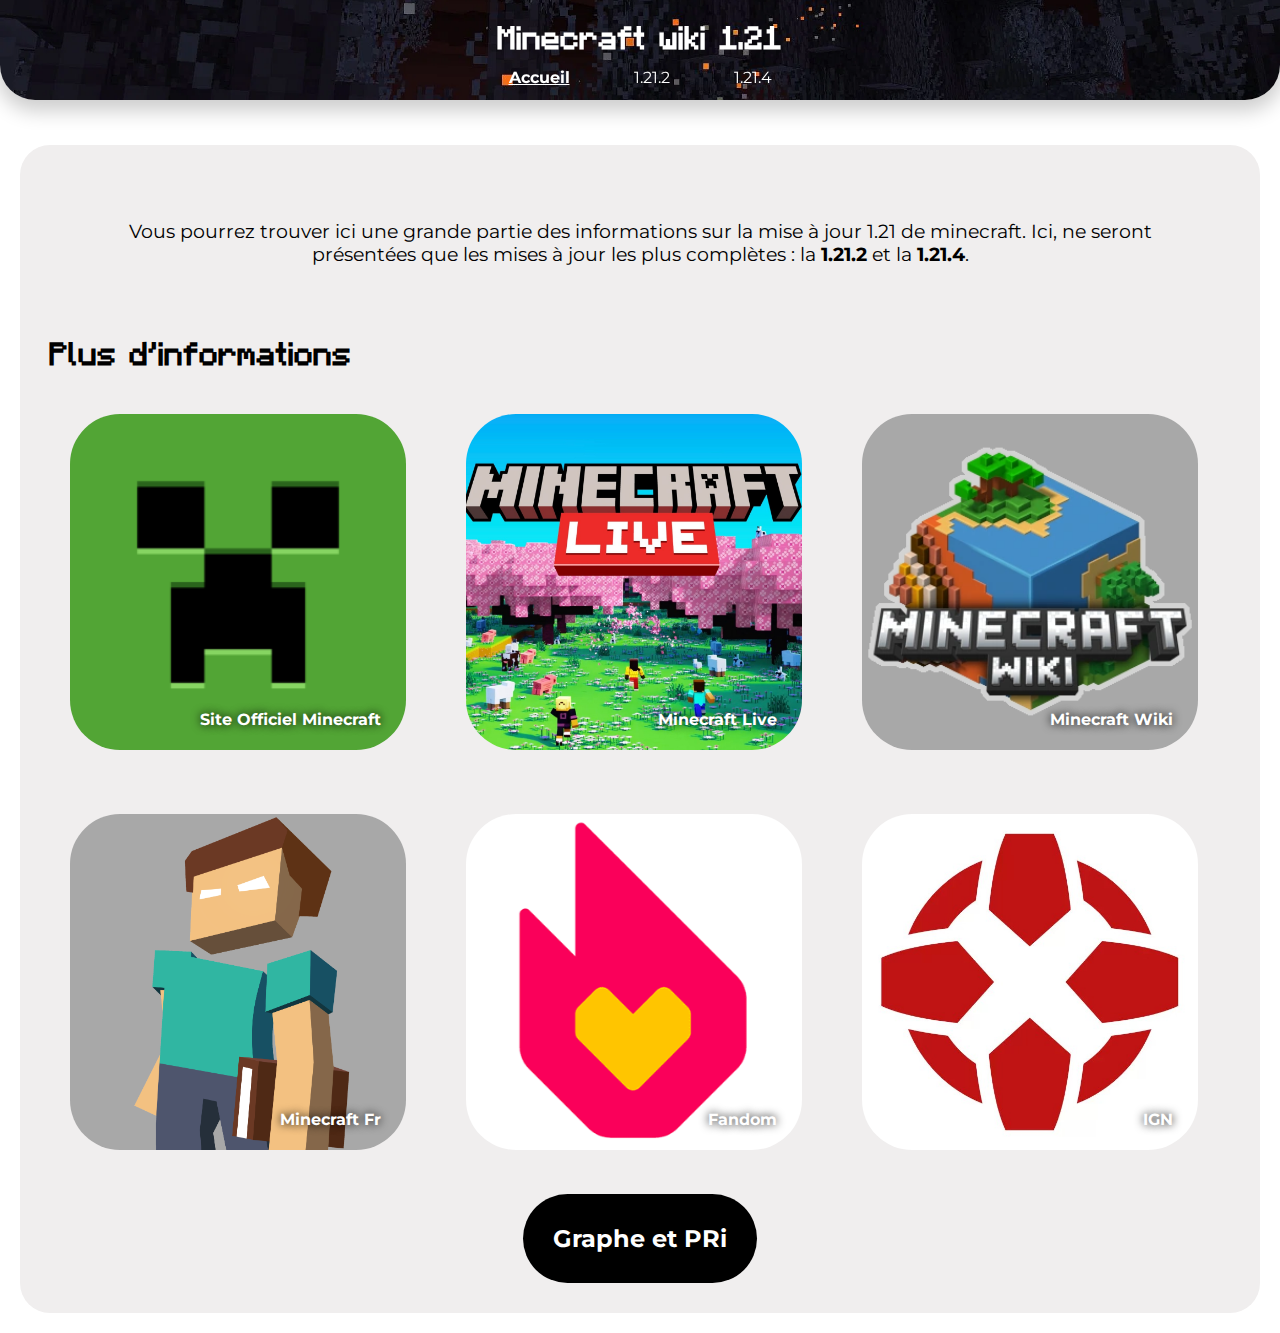
<file: index.html>
<!DOCTYPE html>
<html lang="fr">
<head>
    <meta charset="UTF-8">
    <meta name="viewport" content="width=device-width, initial-scale=1.0">
    <title>Minecraft wiki 1.21</title>
    <link rel="stylesheet" href="../style/style.css">
    <link rel="shortcut icon" type="image/png" href="../assets/img/mc-net.png"/>
</head>
<body>
    <header> 
        <div class="nav">
            <h1>Minecraft wiki 1.21</h1>
            <ul>
                <li id="accueil"><a href="./index.html">Accueil</a></li>
                <li><a href="../html/1.21.2.html">1.21.2</a></li>
                <li><a href="../html/1.21.4.html">1.21.4</a></li>
            </ul>
        </div>
    </header>
    <main class="main-marge">
        <p id="Accueil-1">Vous pourrez trouver ici une grande partie des informations sur la mise à jour 1.21 de minecraft. Ici, ne seront présentées que les mises à jour les plus complètes : la <strong>1.21.2</strong> et la <strong>1.21.4</strong>.</p>
        <h1 id="Accueil-2">Plus d'informations</h1>
        <div class="mosaique">
            <ul>
                <li>
                    <a href="https://www.minecraft.net/fr-fr" target="_blank" alt="">
                        <img src="../assets/img/mc-net.png" alt="Logo Minecraft.net">
                        <p>Site Officiel Minecraft</p>
                    </a>
                </li>
                <li>
                    <a href="https://www.youtube.com/watch?v=qnX6sPFjXnA" target="_blank">
                        <img src="../assets/img/mc-live.jpg" alt="Minecraft Live">
                        <p>Minecraft Live</p>
                    </a>
                </li>
                <li>
                    <a href="https://minecraft.wiki/w/Java_Edition_1.21" target="_blank">
                        <img src="../assets/img/mc_wiki_logo.webp" alt="Logo Minecraft Wiki">
                        <p>Minecraft Wiki</p>
                    </a>
                </li>
                <li>
                    <a href="https://minecraft.fr/categorie/mise-a-jour/maj-1-21/" target="_blank">
                        <img src="../assets/img/mc-fr.png" alt="Logo Minecraft Fr">
                        <p>Minecraft Fr</p>
                    </a>
                </li>
                <li>
                    <a href="https://minecraft.fandom.com/wiki/1.21" target="_blank">
                        <img src="../assets/img/fandom.png" alt="Logo Fandom">
                        <p>Fandom</p>
                    </a>
                </li>
                <li>
                    <a href="https://www.ign.com/wikis/minecraft/Minecraft_1.21_Update_Features" target="_blank">
                        <img src="../assets/img/ign.jpg" alt="Logo IGN">
                        <p>IGN</p>
                    </a>
                </li>
            </ul>
        </div>
        <div class="bouton">
            <a href="../html/pri-graphe.html"><h2 class="blanc">Graphe et PRi</h2></a>
        </div>
    </main>
</body>
</html>
</file>
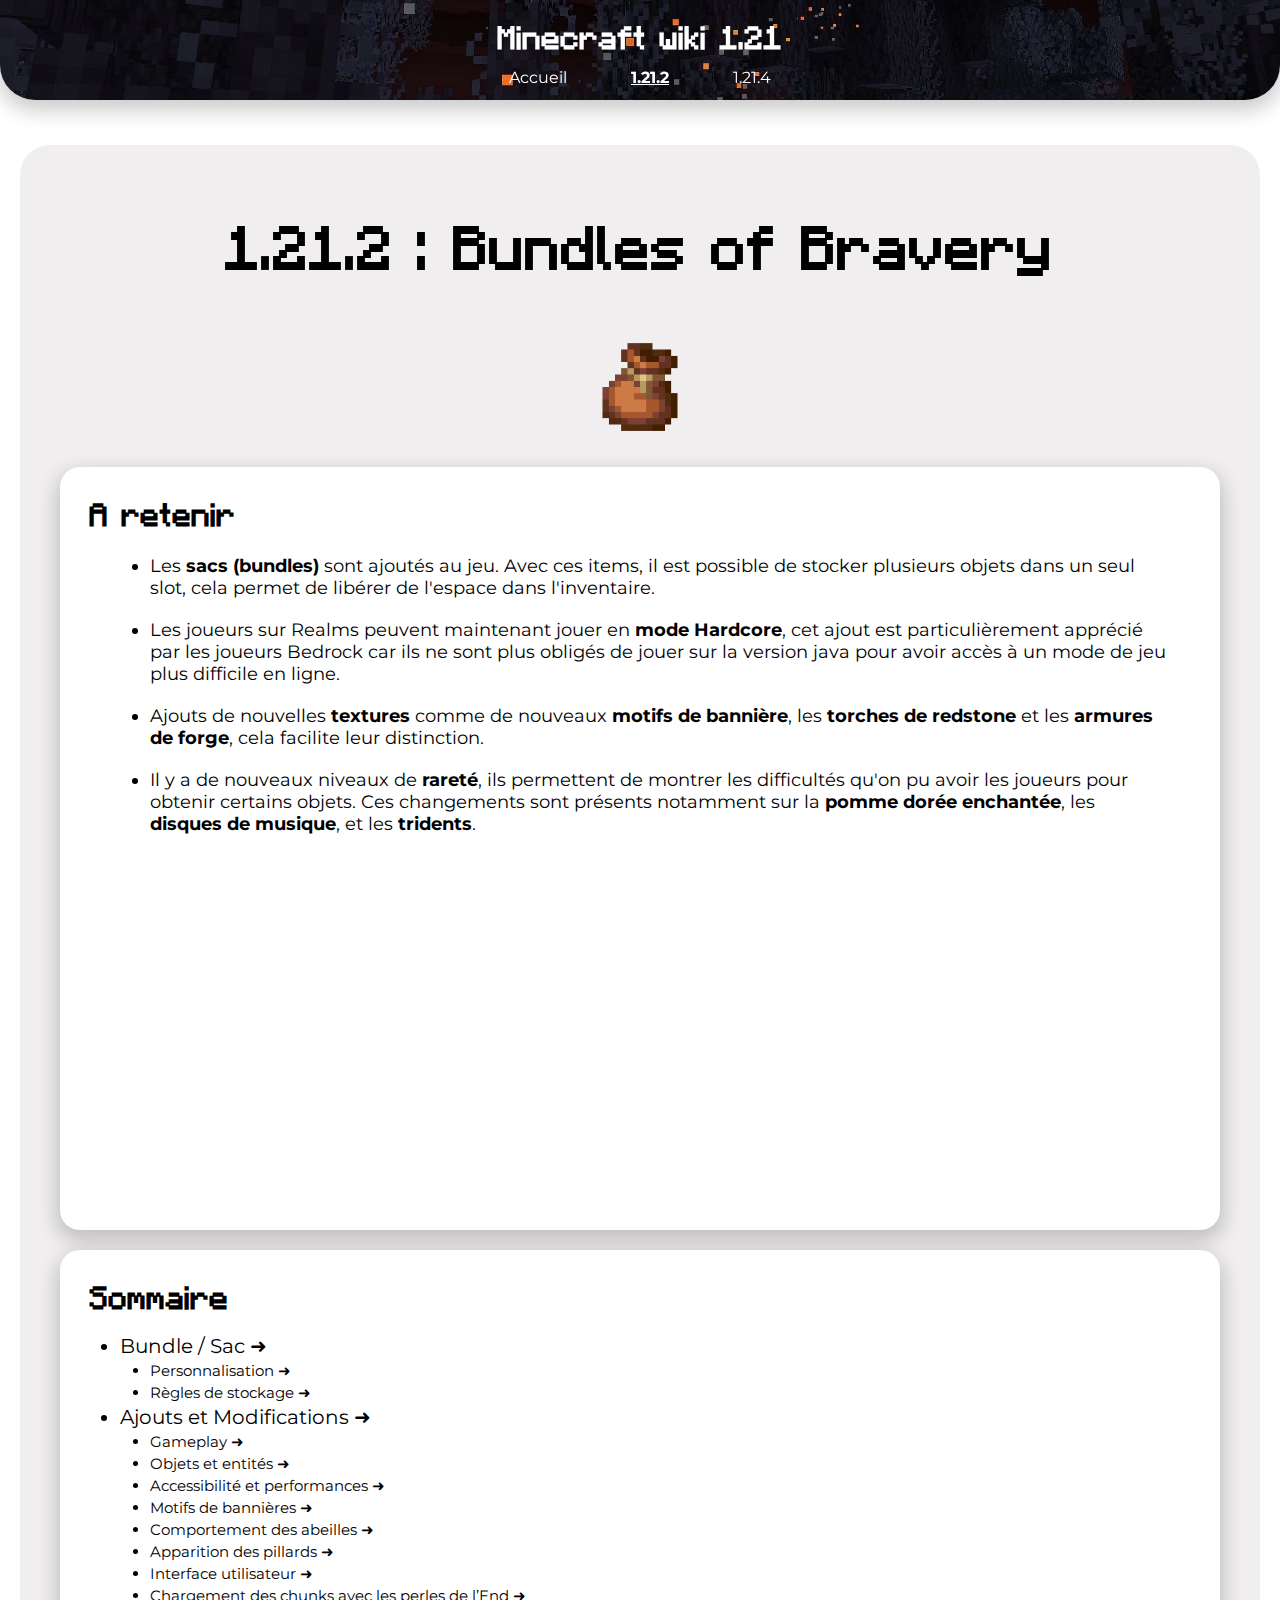
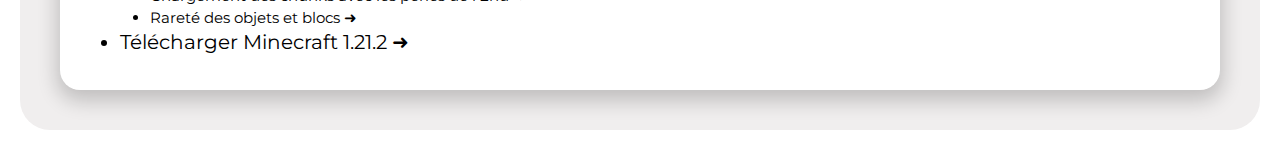
<file: html/1.21.2.html>
<!DOCTYPE html>
<html lang="fr">
<head>
    <meta charset="UTF-8">
    <meta name="viewport" content="width=device-width, initial-scale=1.0">
    <title>Minecraft wiki 1.21</title>
    <link rel="stylesheet" href="/style/style.css">
    <link rel="shortcut icon" type="image/png" href="../assets/img/mc-net.png"/>
</head>
<body>
    <header> 
        <div class="nav">
            <h1>Minecraft wiki 1.21</h1>
            <ul>
                <li><a href="/html/accueil.html">Accueil</a></li>
                <li id="m1-21-2"><a href="/html/1.21.2.html">1.21.2</a></li>
                <li><a href="/html/1.21.4.html">1.21.4</a></li>
            </ul>
        </div>
    </header>
    <main class="main-marge">
        <h1 class="titre-central titre-page titre-marge">1.21.2 : Bundles of Bravery</h1>
        <img class="pti-logo" src="../assets/img/Bundle_JE2_BE2.webp" alt="Bundle">
        <div class="boite">
            <h1>A retenir</h1>
            <ul>
                <li class="li">Les <strong>sacs (bundles)</strong> sont ajoutés au jeu. Avec ces items, il est possible de stocker plusieurs objets dans un seul slot, cela permet de libérer de l'espace dans l'inventaire.</li>
                <li class="li">Les joueurs sur Realms peuvent maintenant jouer en <strong>mode Hardcore</strong>, cet ajout est particulièrement apprécié par les joueurs Bedrock car ils ne sont plus obligés de jouer sur la version java pour avoir accès à un mode de jeu plus difficile en ligne.</li>
                <li class="li">Ajouts de nouvelles <strong>textures</strong> comme de nouveaux <strong>motifs de bannière</strong>, les <strong>torches de redstone</strong> et les <strong>armures de forge</strong>, cela facilite leur distinction.</li>
                <li class="li">Il y a de nouveaux niveaux de <strong>rareté</strong>, ils permettent de montrer les difficultés qu'on pu avoir les joueurs pour obtenir certains objets. Ces changements sont présents notamment sur la <strong>pomme dorée enchantée</strong>, les <strong>disques de musique</strong>, et les <strong>tridents</strong>.</li>
            </ul>
            <iframe class="video" width="560" height="315" src="https://www.youtube.com/embed/Fyf9gibpX1c?si=E0CIEWctaLqDYAuH" title="YouTube video player" frameborder="0" allow="accelerometer; autoplay; clipboard-write; encrypted-media; gyroscope; picture-in-picture; web-share" referrerpolicy="strict-origin-when-cross-origin" allowfullscreen></iframe>
        </div>
        <div class="boite">
            <h1>Sommaire</h1>
            <ul>
                <li class="gros-li">
                    <a href="../html/bundle-sac.html">Bundle / Sac ➜</a>
                    <li class="petit-li">
                        <a href="../html/bundle-sac.html#personnalisation">Personnalisation ➜</a>
                    </li>
                    <li class="petit-li">
                        <a href="../html/bundle-sac.html#regle-de-stockage">Règles de stockage ➜</a>
                    </li>
                </li>
                <li class="gros-li">
                    <a href="../html/ajouts-modifications.html">Ajouts et Modifications ➜</a>
                    <li class="petit-li">
                        <a href="../html/ajouts-modifications.html#gameplay">Gameplay ➜</a>
                    </li>
                    <li class="petit-li">
                        <a href="../html/ajouts-modifications.html#objets-et-entites">Objets et entités ➜</a>
                    </li>
                    <li class="petit-li">
                        <a href="../html/ajouts-modifications.html#access-et-perfs">Accessibilité et performances ➜</a>
                    </li>
                    <li class="petit-li">
                        <a href="../html/ajouts-modifications.html#motifs-de-bannieres">Motifs de bannières ➜</a>
                    </li>
                    <li class="petit-li">
                        <a href="../html/ajouts-modifications.html#abeilles">Comportement des abeilles ➜</a>
                    </li>
                    <li class="petit-li">
                        <a href="../html/ajouts-modifications.html#pillards">Apparition des pillards ➜</a>
                    </li>
                    <li class="petit-li">
                        <a href="../html/ajouts-modifications.html#interface-utilisateur">Interface utilisateur ➜</a>
                    </li>
                    <li class="petit-li">
                        <a href="../html/ajouts-modifications.html#chunk-ender-pearl">Chargement des chunks avec les perles de l’End ➜</a>
                    </li>
                    <li class="petit-li">
                        <a href="../html/ajouts-modifications.html#rarete">Rareté des objets et blocs ➜</a>
                    </li>
                </li>
                <li class="gros-li">
                    <a href="../html/telecharger-1.21.2.html">Télécharger Minecraft 1.21.2 ➜</a>
                </li>
            </ul>
        </div>
    </main>
</body>
</html>
</file>
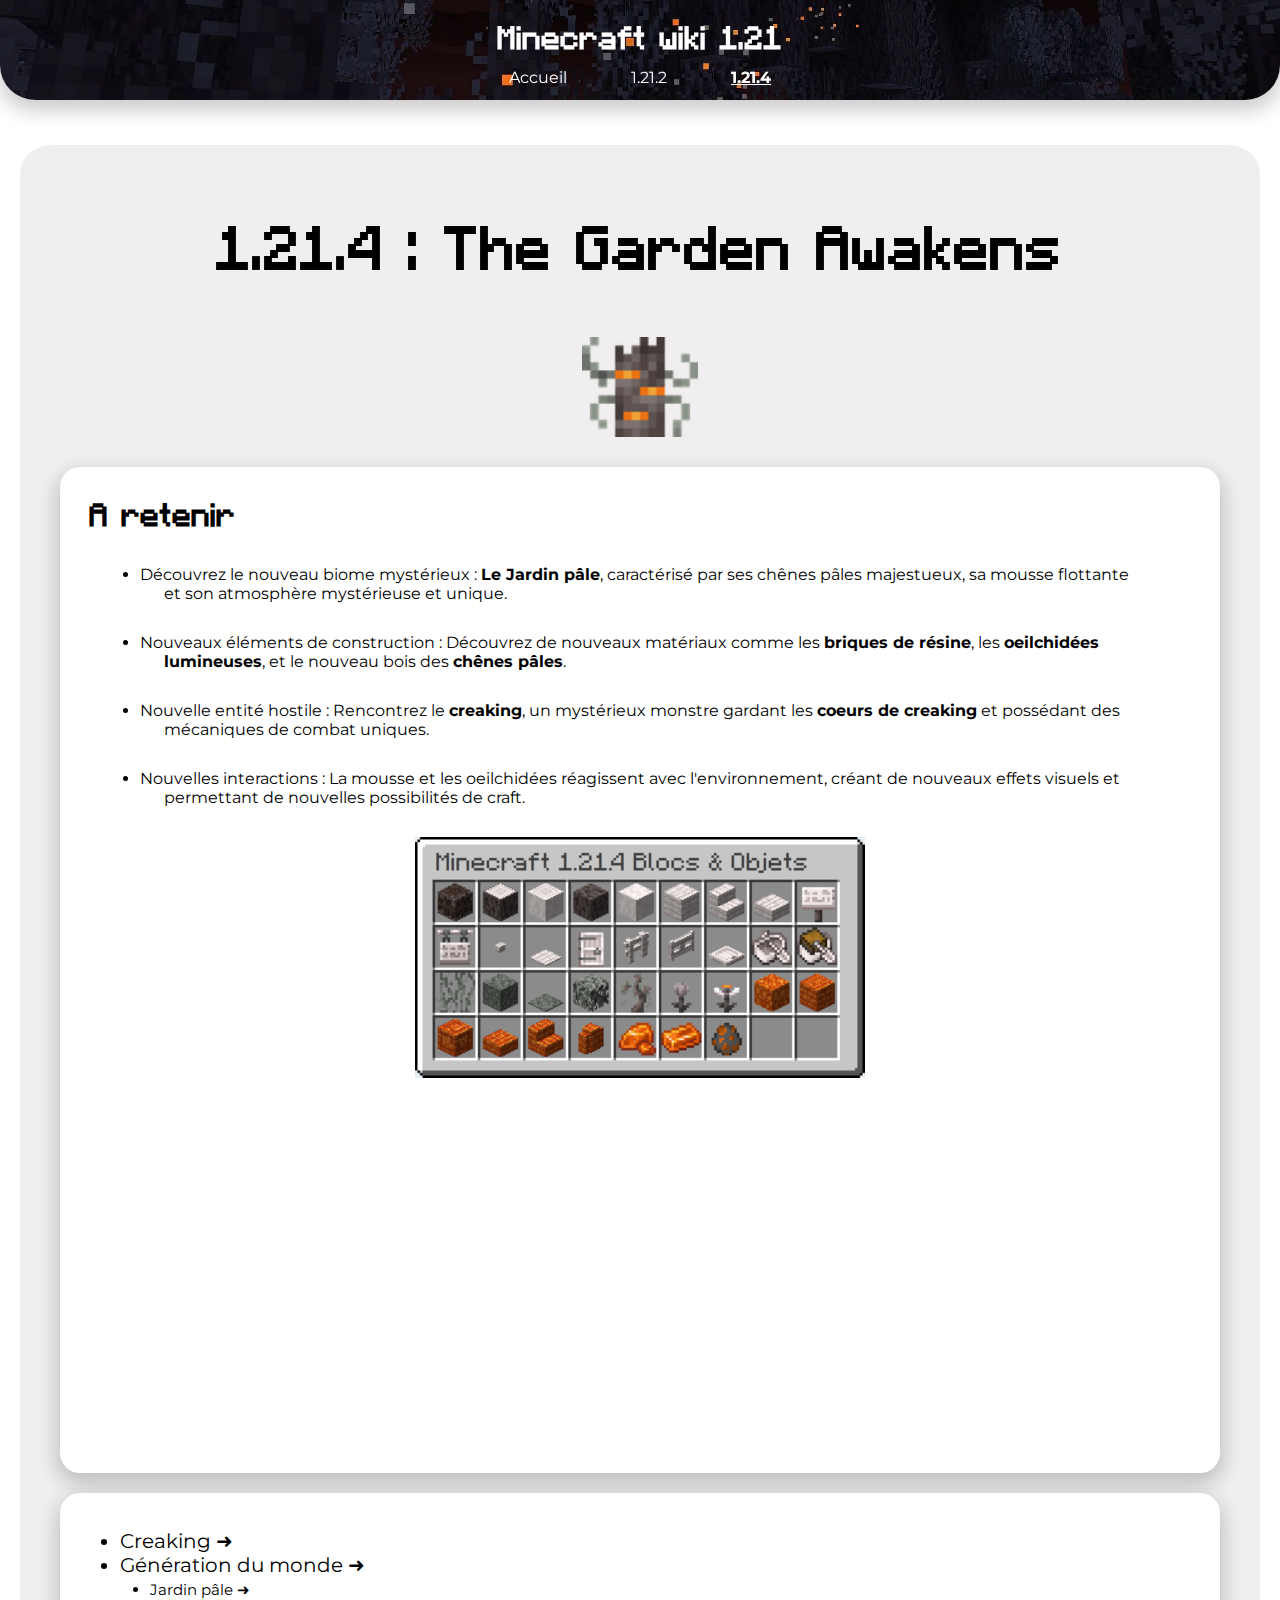
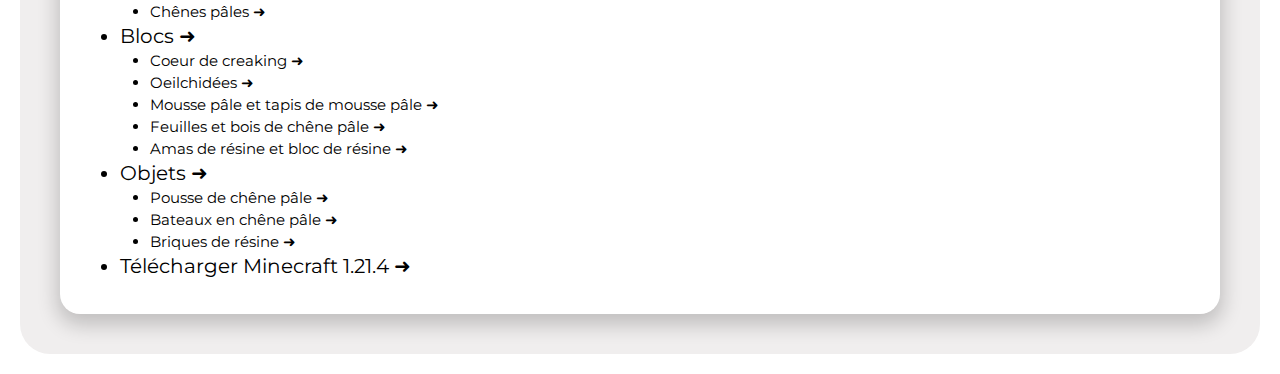
<file: html/1.21.4.html>
<!DOCTYPE html>
<html lang="fr">
<head>
    <meta charset="UTF-8">
    <meta name="viewport" content="width=device-width, initial-scale=1.0">
    <title>Minecraft wiki 1.21</title>
    <link rel="stylesheet" href="/style/style.css">
    <link rel="shortcut icon" type="image/png" href="../assets/img/mc-net.png"/>
</head>
<body>
    <header> 
        <div class="nav">
            <h1>Minecraft wiki 1.21</h1>
            <ul>
                <li><a href="/html/accueil.html">Accueil</a></li>
                <li><a href="/html/1.21.2.html">1.21.2</a></li>
                <li id="m1-21-4"><a href="/html/1.21.4.html">1.21.4</a></li>
            </ul>
        </div>
    </header>
    <main class="main-marge">
        <h1 class="titre-central titre-page titre-marge">1.21.4 : The Garden Awakens</h1>
        <img class="pti-logo" src="../assets/img/tete-creaking.webp" alt="">
        <div class="boite">
            <h1>A retenir</h1>
            <li class="liste">Découvrez le nouveau biome mystérieux : <strong>Le Jardin pâle</strong>, caractérisé par ses chênes pâles majestueux, sa mousse flottante et son atmosphère mystérieuse et unique.</li>
            <li class="liste">Nouveaux éléments de construction : Découvrez de nouveaux matériaux comme les <strong>briques de résine</strong>, les <strong>oeilchidées lumineuses</strong>, et le nouveau bois des <strong>chênes pâles</strong>.</li>
            <li class="liste">Nouvelle entité hostile : Rencontrez le <strong>creaking</strong>, un mystérieux monstre gardant les <strong>coeurs de creaking</strong> et possédant des mécaniques de combat uniques.</li>
            <li class="liste">Nouvelles interactions : La mousse et les oeilchidées réagissent avec l'environnement, créant de nouveaux effets visuels et permettant de nouvelles possibilités de craft.</li>
            <img class="image" src="../assets/img/minecraft-1-21-4-garden-awakens-blocs-objets-450x241.png" alt="Blocs de la mise à jour">
            <iframe class="video" width="560" height="315" src="https://www.youtube.com/embed/0vKS0FOYNok?si=5hbewEkmMCm3uN0B" title="YouTube video player" frameborder="0" allow="accelerometer; autoplay; clipboard-write; encrypted-media; gyroscope; picture-in-picture; web-share" referrerpolicy="strict-origin-when-cross-origin" allowfullscreen></iframe>
        </div>
        <div class="boite">
            <ul>
                <li class="gros-li">
                    <a href="../html/creaking.html">Creaking ➜</a>
                </li>
                <li class="gros-li">
                    <a href="../html/generation.html">Génération du monde ➜</a>
                    <li class="petit-li">
                        <a href="../html/generation.html#jardin">Jardin pâle ➜</a>
                    </li>
                    <li class="petit-li">
                        <a href="../html/generation.html#chene">Chênes pâles ➜</a>
                    </li>
                </li>
                <li class="gros-li">
                    <a href="../html/blocs.html">Blocs ➜</a>
                    <li class="petit-li">
                        <a href="../html/blocs.html#coeur">Coeur de creaking ➜</a>
                    </li>
                    <li class="petit-li">
                        <a href="../html/blocs.html#oeilchidees">Oeilchidées ➜</a>
                    </li>
                    <li class="petit-li">
                        <a href="../html/blocs.html#mousse-pale">Mousse pâle et tapis de mousse pâle ➜</a>
                    </li>
                    <li class="petit-li">
                        <a href="../html/blocs.html#feuille-bois">Feuilles et bois de chêne pâle ➜</a>
                    </li>
                    <li class="petit-li">
                        <a href="../html/blocs.html#resine">Amas de résine et bloc de résine ➜</a>
                    </li>
                </li>
                <li class="gros-li">
                    <a href="../html/objets.html">Objets ➜</a>
                    <li class="petit-li">
                        <a href="../html/objets.html#pousse">Pousse de chêne pâle ➜</a>
                    </li>
                    <li class="petit-li">
                        <a href="../html/objets.html#bateaux">Bateaux en chêne pâle ➜</a>
                    </li>
                    <li class="petit-li">
                        <a href="../html/objets.html#brique">Briques de résine ➜</a>
                    </li>
                </li>
                <li class="gros-li">
                    <a href="../html/telecharger-1.21.4.html">Télécharger Minecraft 1.21.4 ➜</a>
                </li>
            </ul>
        </div>
    </main>
</body>
</html>
</file>
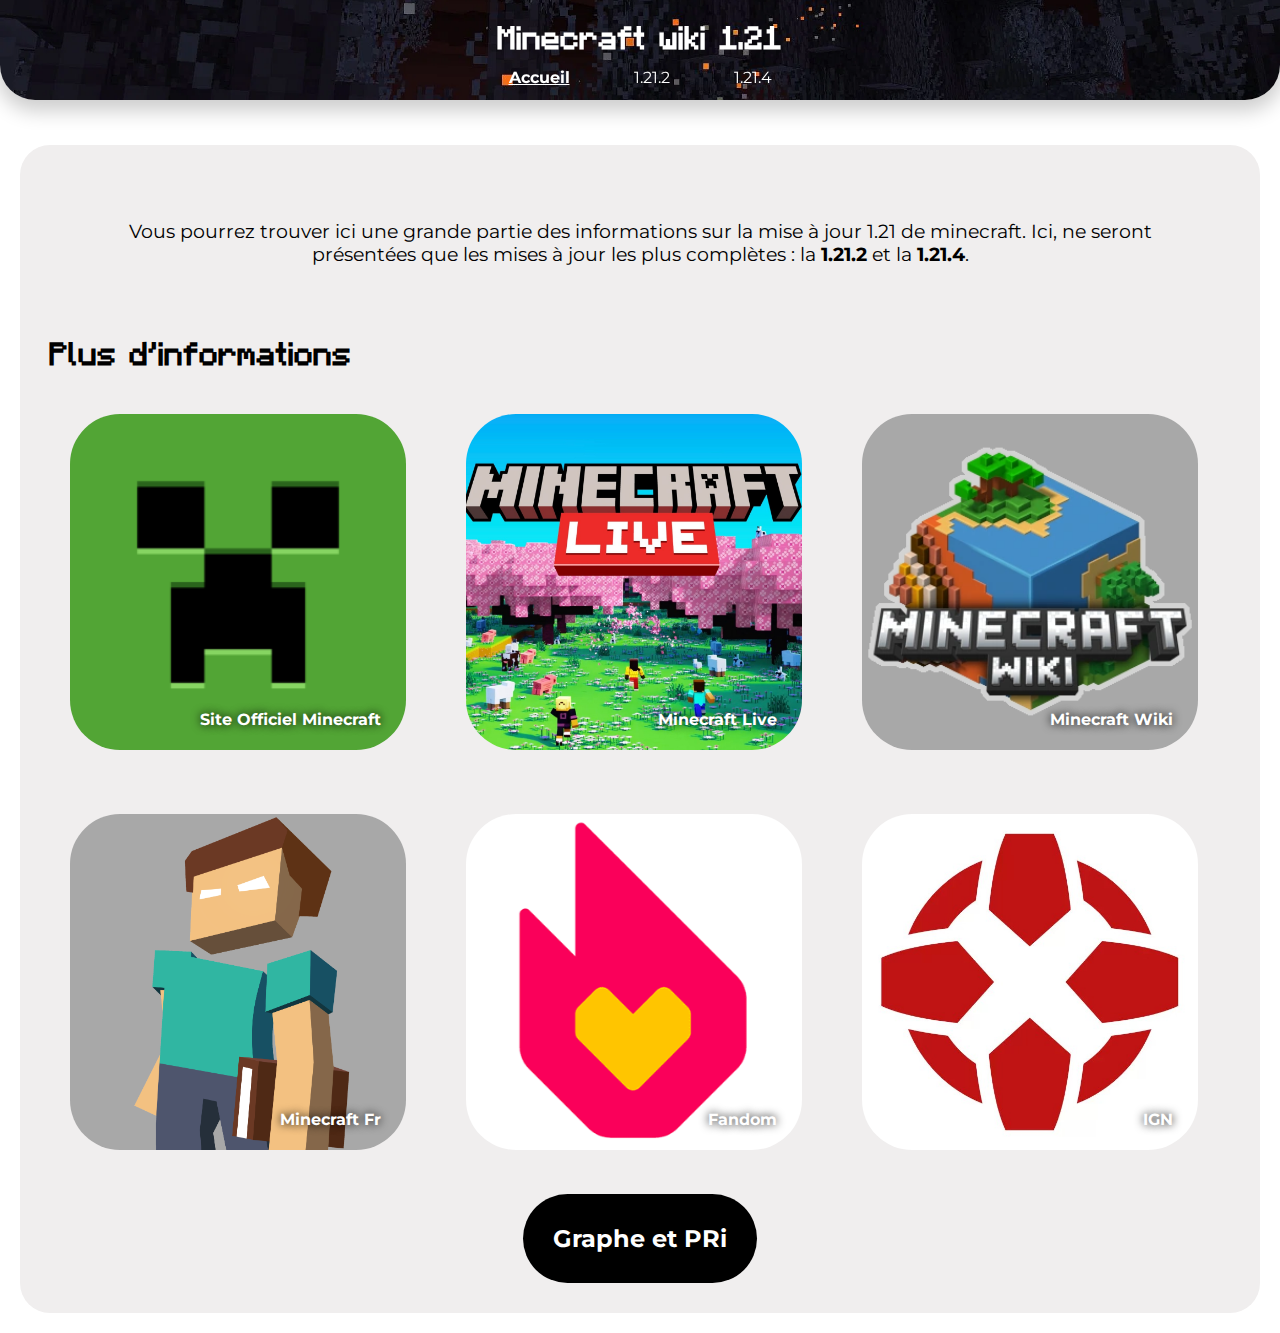
<file: html/accueil.html>
<!DOCTYPE html>
<html lang="fr">
<head>
    <meta charset="UTF-8">
    <meta name="viewport" content="width=device-width, initial-scale=1.0">
    <title>Minecraft wiki 1.21</title>
    <link rel="stylesheet" href="/style/style.css">
    <link rel="shortcut icon" type="image/png" href="../assets/img/mc-net.png"/>
</head>
<body>
    <header> 
        <div class="nav">
            <h1>Minecraft wiki 1.21</h1>
            <ul>
                <li id="accueil"><a href="/html/accueil.html">Accueil</a></li>
                <li><a href="/html/1.21.2.html">1.21.2</a></li>
                <li><a href="/html/1.21.4.html">1.21.4</a></li>
            </ul>
        </div>
    </header>
    <main class="main-marge">
        <p id="Accueil-1">Vous pourrez trouver ici une grande partie des informations sur la mise à jour 1.21 de minecraft. Ici, ne seront présentées que les mises à jour les plus complètes : la <strong>1.21.2</strong> et la <strong>1.21.4</strong>.</p>
        <h1 id="Accueil-2">Plus d'informations</h1>
        <div class="mosaique">
            <ul>
                <li>
                    <a href="https://www.minecraft.net/fr-fr" target="_blank" alt="">
                        <img src="../assets/img/mc-net.png" alt="Logo Minecraft.net">
                        <p>Site Officiel Minecraft</p>
                    </a>
                </li>
                <li>
                    <a href="https://www.youtube.com/watch?v=qnX6sPFjXnA" target="_blank">
                        <img src="../assets/img/mc-live.jpg" alt="Minecraft Live">
                        <p>Minecraft Live</p>
                    </a>
                </li>
                <li>
                    <a href="https://minecraft.wiki/w/Java_Edition_1.21" target="_blank">
                        <img src="../assets/img/mc_wiki_logo.webp" alt="Logo Minecraft Wiki">
                        <p>Minecraft Wiki</p>
                    </a>
                </li>
                <li>
                    <a href="https://minecraft.fr/categorie/mise-a-jour/maj-1-21/" target="_blank">
                        <img src="../assets/img/mc-fr.png" alt="Logo Minecraft Fr">
                        <p>Minecraft Fr</p>
                    </a>
                </li>
                <li>
                    <a href="https://minecraft.fandom.com/wiki/1.21" target="_blank">
                        <img src="../assets/img/fandom.png" alt="Logo Fandom">
                        <p>Fandom</p>
                    </a>
                </li>
                <li>
                    <a href="https://www.ign.com/wikis/minecraft/Minecraft_1.21_Update_Features" target="_blank">
                        <img src="../assets/img/ign.jpg" alt="Logo IGN">
                        <p>IGN</p>
                    </a>
                </li>
            </ul>
        </div>
        <div class="bouton">
            <a href="../html/pri-graphe.html"><h2 class="blanc">Graphe et PRi</h2></a>
        </div>
    </main>
</body>
</html>
</file>
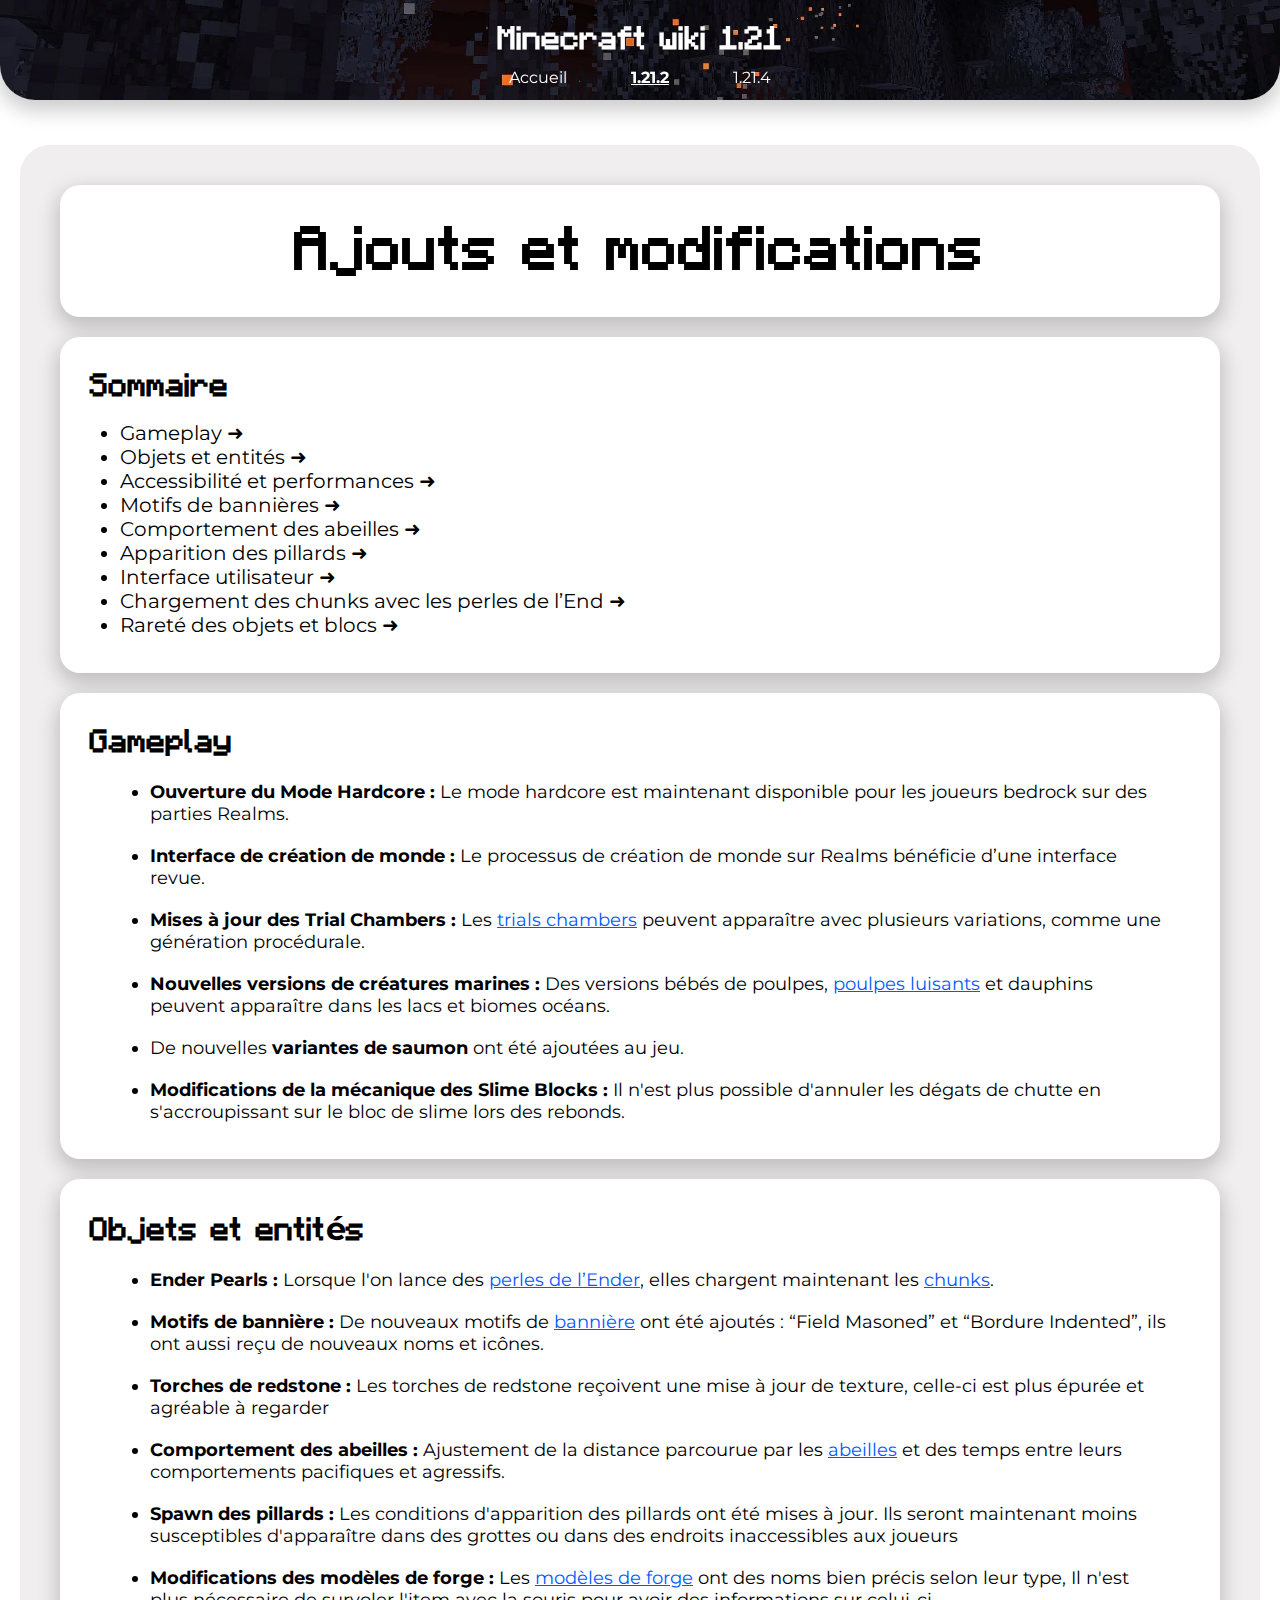
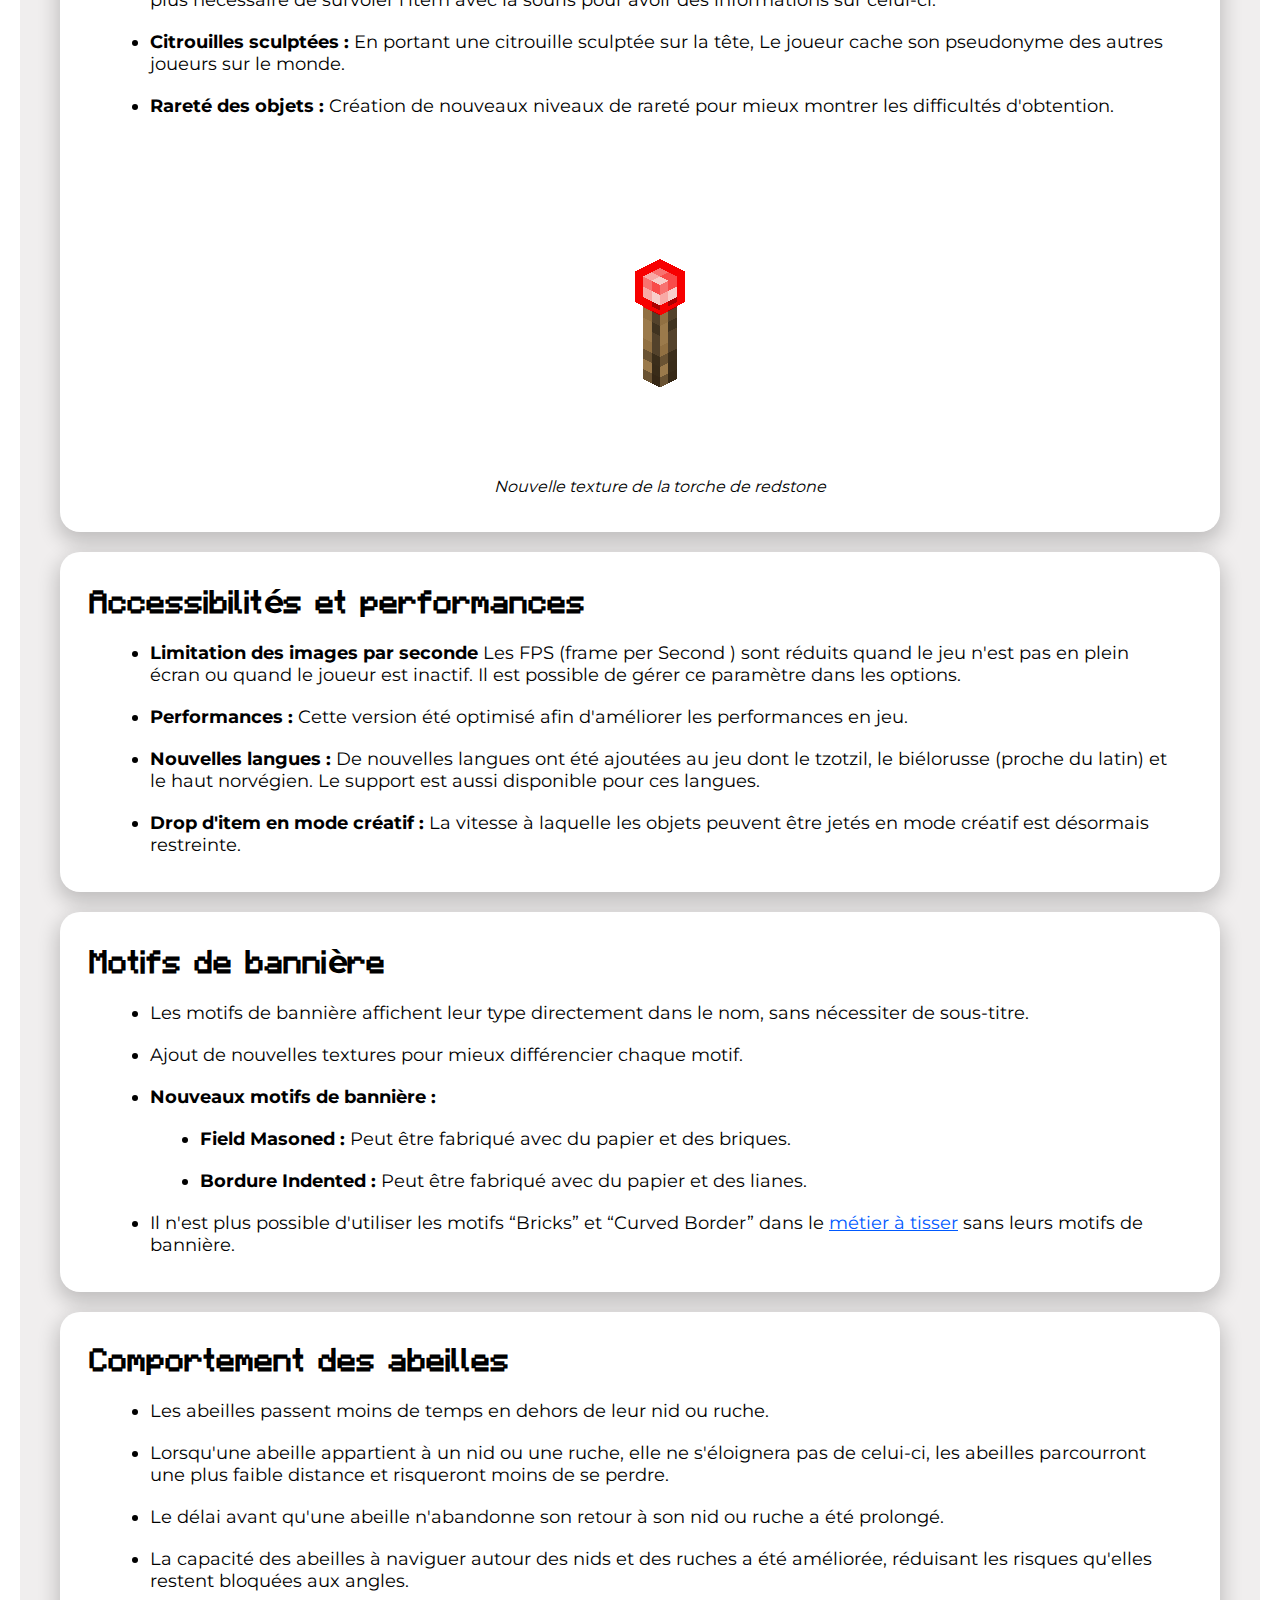
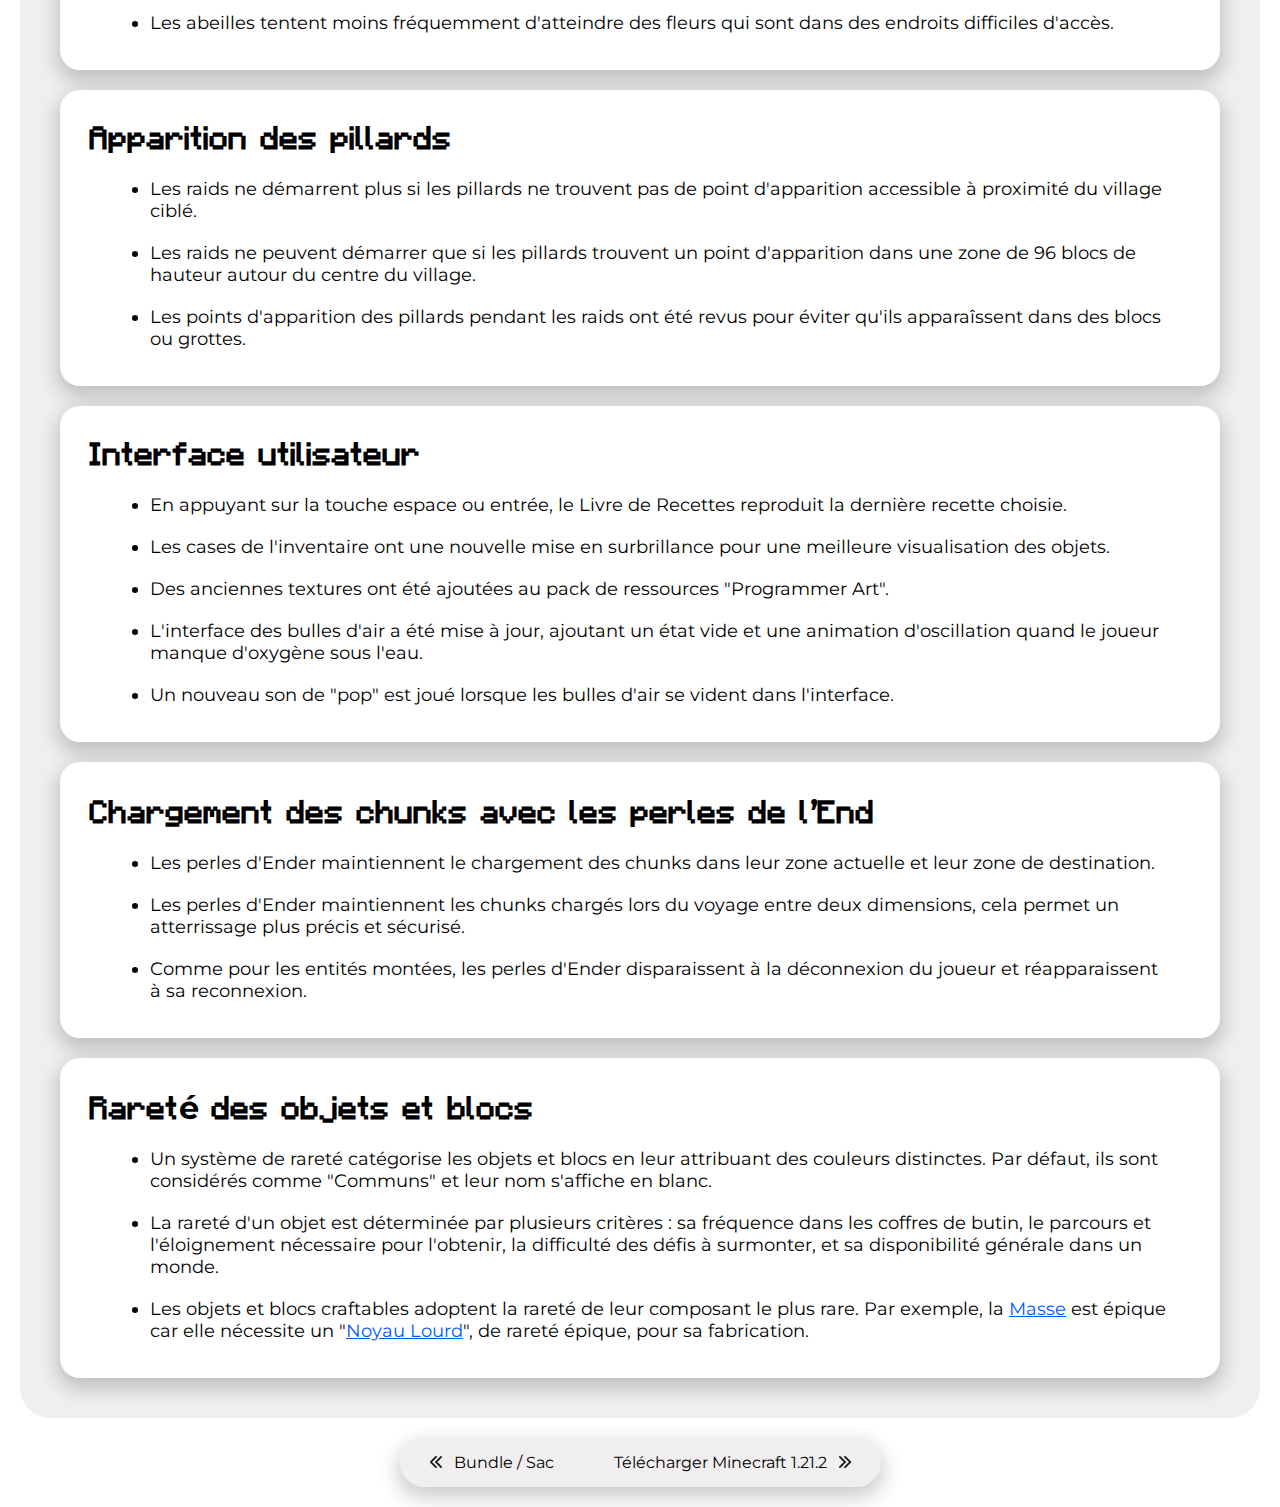
<file: html/ajouts-modifications.html>
<!DOCTYPE html>
<html lang="fr">
<head>
    <meta charset="UTF-8">
    <meta name="viewport" content="width=device-width, initial-scale=1.0">
    <title>Minecraft wiki 1.21</title>
    <link rel="stylesheet" href="/style/style.css">
    <link rel="shortcut icon" type="image/png" href="../assets/img/mc-net.png"/>
</head>
<body>
    <header> 
        <div class="nav">
            <h1>Minecraft wiki 1.21</h1>
            <ul>
                <li><a href="/html/accueil.html">Accueil</a></li>
                <li id="m1-21-2"><a href="/html/1.21.2.html">1.21.2</a></li>
                <li><a href="/html/1.21.4.html">1.21.4</a></li>
            </ul>
        </div>
    </header>
    <main>
        <div class="boite">
           <h1 class="titre-central titre-page">Ajouts et modifications</h1>
        </div>
        <div class="boite">
            <h1>Sommaire</h1>
            <ul>
                <li class="gros-li">
                    <a href="../html/ajouts-modifications.html#gameplay">Gameplay ➜</a>
                </li>
                <li class="gros-li">
                    <a href="../html/ajouts-modifications.html#objets-et-entites">Objets et entités ➜</a>
                </li>
                <li class="gros-li">
                    <a href="../html/ajouts-modifications.html#access-et-perfs">Accessibilité et performances ➜</a>
                </li>
                <li class="gros-li">
                    <a href="../html/ajouts-modifications.html#motifs-de-bannieres">Motifs de bannières ➜</a>
                </li>
                <li class="gros-li">
                    <a href="../html/ajouts-modifications.html#abeilles">Comportement des abeilles ➜</a>
                </li>
                <li class="gros-li">
                    <a href="../html/ajouts-modifications.html#pillards">Apparition des pillards ➜</a>
                </li>
                <li class="gros-li">
                    <a href="../html/ajouts-modifications.html#interface-utilisateur">Interface utilisateur ➜</a>
                </li>
                <li class="gros-li">
                    <a href="../html/ajouts-modifications.html#chunk-ender-pearl">Chargement des chunks avec les perles de l’End ➜</a>
                </li>
                <li class="gros-li">
                    <a href="../html/ajouts-modifications.html#rarete">Rareté des objets et blocs ➜</a>
                </li>
            </ul>
        </div>
        <div class="boite">
            <span class="nav-pages" id="gameplay"></span>
            <h1>Gameplay</h1>
            <ul>
                <li class="li"><strong>Ouverture du Mode Hardcore :</strong> Le mode hardcore est maintenant disponible pour les joueurs bedrock sur des parties Realms.</li>
                <li class="li"><strong>Interface de création de monde :</strong> Le processus de création de monde sur Realms bénéficie d’une interface revue.</li>
                <li class="li"><strong>Mises à jour des Trial Chambers :</strong> Les <a target="_blank" class="bleu" href="https://minecraft.fr/faq/trial-chamber/">trials chambers</a> peuvent apparaître avec plusieurs variations, comme une génération procédurale.</li>
                <li class="li"><strong>Nouvelles versions de créatures marines :</strong> Des versions bébés de poulpes, <a target="_blank" class="bleu" href="https://minecraft.fr/creatures/poulpe-luisant/">poulpes luisants</a> et dauphins peuvent apparaître dans les lacs et biomes océans.</li>
                <li class="li">De nouvelles <strong>variantes de saumon</strong> ont été ajoutées au jeu.</li>
                <li class="li"><strong>Modifications de la mécanique des Slime Blocks :</strong> Il n'est plus possible d'annuler les dégats de chutte en s'accroupissant sur le bloc de slime lors des rebonds.</li>
            </ul>
        </div>
        <div class="boite">
            <span class="nav-pages" id="objets-et-entites"></span>
            <h1>Objets et entités</h1>
            <ul>
                <li class="li"><strong>Ender Pearls :</strong> Lorsque l'on lance des <a target="_blank" class="bleu" href="https://minecraft.fr/faq/comment-avoir-des-perles-de-lender-dans-minecraft/">perles de l’Ender</a>, elles chargent maintenant les <a target="_blank" class="bleu" href="https://minecraft.fr/faq/chunck-troncons-dans-minecraft-quest-ce-que-cest-comment-les-afficher-et-quelle-taille/">chunks</a>.</li>
                <li class="li"><strong>Motifs de bannière :</strong> De nouveaux motifs de <a target="_blank" class="bleu" href="https://minecraft.fr/aides-et-astuces-creation-de-bannieres/">bannière</a> ont été ajoutés : “Field Masoned” et “Bordure Indented”, ils ont aussi reçu de nouveaux noms et icônes.</li>
                <li class="li"><strong>Torches de redstone :</strong> Les torches de redstone reçoivent une mise à jour de texture, celle-ci est plus épurée et agréable à regarder</li>
                <li class="li"><strong>Comportement des abeilles :</strong> Ajustement de la distance parcourue par les <a target="_blank" class="bleu" href="https://minecraft.fr/creatures/abeille/">abeilles</a> et des temps entre leurs comportements pacifiques et agressifs.</li>
                <li class="li"><strong>Spawn des pillards :</strong> Les conditions d'apparition des pillards ont été mises à jour. Ils seront maintenant moins susceptibles d'apparaître dans des grottes ou dans des endroits inaccessibles aux joueurs</li>
                <li class="li"><strong>Modifications des modèles de forge :</strong> Les <a target="_blank" class="bleu" href="https://minecraft.fr/faq/ornement-darmure-minecraft-comment-trouver-les-template-et-les-personnaliser/">modèles de forge</a> ont des noms bien précis selon leur type, Il n'est plus nécessaire de survoler l'item avec la souris pour avoir des informations sur celui-ci.</li>
                <li class="li"><strong>Citrouilles sculptées :</strong> En portant une citrouille sculptée sur la tête, Le joueur cache son pseudonyme des autres joueurs sur le monde.</li>
                <li class="li"><strong>Rareté des objets :</strong> Création de nouveaux niveaux de rareté pour mieux montrer les difficultés d'obtention.</li>
                <img class="image" src="../assets/img/torche-redstone.png" alt="Torche de redstone">
                <p class="centre"><em>Nouvelle texture de la torche de redstone</em></p>
            </ul>
        </div>
        <div class="boite">
            <span class="nav-pages" id="access-et-perfs"></span>
            <h1>Accessibilités et performances</h1>
            <ul>
                <li class="li"><strong>Limitation des images par seconde</strong> Les FPS (frame per Second ) sont réduits quand le jeu n'est pas en plein écran ou quand le joueur est inactif. Il est possible de gérer ce paramètre dans les options.</li>
                <li class="li"><strong>Performances :</strong> Cette version été optimisé afin d'améliorer les performances en jeu.</li>
                <li class="li"><strong>Nouvelles langues :</strong> De nouvelles langues ont été ajoutées au jeu dont le tzotzil, le biélorusse (proche du latin) et le haut norvégien. Le support est aussi disponible pour ces langues.</li>
                <li class="li"><strong>Drop d'item en mode créatif :</strong> La vitesse à laquelle les objets peuvent être jetés en mode créatif est désormais restreinte.</li>
            </ul>
        </div>
        <div class="boite">
            <span class="nav-pages" id="motifs-de-bannieres"></span>
            <h1>Motifs de bannière</h1>
            <ul>
                <li class="li">Les motifs de bannière affichent leur type directement dans le nom, sans nécessiter de sous-titre.</li>
                <li class="li">Ajout de nouvelles textures pour mieux différencier chaque motif.</li>
                <li class="li"><strong>Nouveaux motifs de bannière :</strong></li>
                <li class="li2"><strong>Field Masoned :</strong> Peut être fabriqué avec du papier et des briques.</li>
                <li class="li2"><strong>Bordure Indented :</strong> Peut être fabriqué avec du papier et des lianes.</li>
                <li class="li">Il n'est plus possible d'utiliser les motifs “Bricks” et “Curved Border” dans le <a target="_blank" class="bleu" href="https://minecraft.fr/faq/metier-a-tisser-minecraft-comment-sen-servir-et-en-fabriquer/">métier à tisser</a> sans leurs motifs de bannière.</li>
            </ul>
        </div>
        <div class="boite">
            <span class="nav-pages" id="abeilles"></span>
            <h1>Comportement des abeilles</h1>
            <ul>
                <li class="li">Les abeilles passent moins de temps en dehors de leur nid ou ruche.</li>
                <li class="li">Lorsqu'une abeille appartient à un nid ou une ruche, elle ne s'éloignera pas de celui-ci, les abeilles parcourront une plus faible distance et risqueront moins de se perdre.</li>
                <li class="li">Le délai avant qu'une abeille n'abandonne son retour à son nid ou ruche a été prolongé.</li>
                <li class="li">La capacité des abeilles à naviguer autour des nids et des ruches a été améliorée, réduisant les risques qu'elles restent bloquées aux angles.</li>
                <li class="li">Les abeilles tentent moins fréquemment d'atteindre des fleurs qui sont dans des endroits difficiles d'accès.</li>
            </ul>
        </div>
        <div class="boite">
            <span class="nav-pages" id="pillards"></span>
            <h1>Apparition des pillards</h1>
            <ul>
                <li class="li">Les raids ne démarrent plus si les pillards ne trouvent pas de point d'apparition accessible à proximité du village ciblé.</li>
                <li class="li">Les raids ne peuvent démarrer que si les pillards trouvent un point d'apparition dans une zone de 96 blocs de hauteur autour du centre du village.</li>
                <li class="li">Les points d'apparition des pillards pendant les raids ont été revus pour éviter qu'ils apparaîssent dans des blocs ou grottes.</li>
            </ul>
        </div>
        <div class="boite">
            <span class="nav-pages" id="interface-utilisateur"></span>
            <h1>Interface utilisateur</h1>
            <ul>
                <li class="li">En appuyant sur la touche espace ou entrée, le Livre de Recettes reproduit la dernière recette choisie.</li>
                <li class="li">Les cases de l'inventaire ont une nouvelle mise en surbrillance pour une meilleure visualisation des objets.</li>
                <li class="li">Des anciennes textures ont été ajoutées au pack de ressources "Programmer Art".</li>
                <li class="li">L'interface des bulles d'air a été mise à jour, ajoutant un état vide et une animation d'oscillation quand le joueur manque d'oxygène sous l'eau.</li>
                <li class="li">Un nouveau son de "pop" est joué lorsque les bulles d'air se vident dans l'interface.</li>
            </ul>
        </div>
        <div class="boite">
            <span class="nav-pages" id="chunk-ender-pearl"></span>
            <h1>Chargement des chunks avec les perles de l’End</h1>
            <ul>
                <li class="li">Les perles d'Ender maintiennent le chargement des chunks dans leur zone actuelle et leur zone de destination.</li>
                <li class="li">Les perles d'Ender maintiennent les chunks chargés lors du voyage entre deux dimensions, cela permet un atterrissage plus précis et sécurisé.</li>
                <li class="li">Comme pour les entités montées, les perles d'Ender disparaissent à la déconnexion du joueur et réapparaissent à sa reconnexion.</li>
            </ul>
        </div>
        <div class="boite">
            <span class="nav-pages" id="rarete"></span>
            <h1>Rareté des objets et blocs</h1>
            <ul>
                <li class="li">Un système de rareté catégorise les objets et blocs en leur attribuant des couleurs distinctes. Par défaut, ils sont considérés comme "Communs" et leur nom s'affiche en blanc.</li>
                <li class="li">La rareté d'un objet est déterminée par plusieurs critères : sa fréquence dans les coffres de butin, le parcours et l'éloignement nécessaire pour l'obtenir, la difficulté des défis à surmonter, et sa disponibilité générale dans un monde.</li>
                <li class="li">Les objets et blocs craftables adoptent la rareté de leur composant le plus rare. Par exemple, la <a target="_blank" class="bleu" href="https://minecraft.fr/faq/masse-minecraft-tout-savoir-sur-l-arme-lourde/">Masse</a> est épique car elle nécessite un "<a target="_blank" class="bleu" href="https://minecraft.fr/faq/noyau-lourd/">Noyau Lourd</a>", de rareté épique, pour sa fabrication.</li>
            </ul>
        </div>
    </main>
    <div class="nav-bas">
        <ul>
            <li><a href="../html/bundle-sac.html"><img src="../assets/img/fleche-gauche.png" alt="">‎ ‎ ‎ ‎Bundle / Sac</a></li>
            <li><a href="../html/telecharger-1.21.2.html">Télécharger Minecraft 1.21.2‎ ‎ ‎ ‎<img src="../assets/img/fleche-droite.png" alt=""></a></li>
        </ul>
    </div>
</body>
</html>
</file>
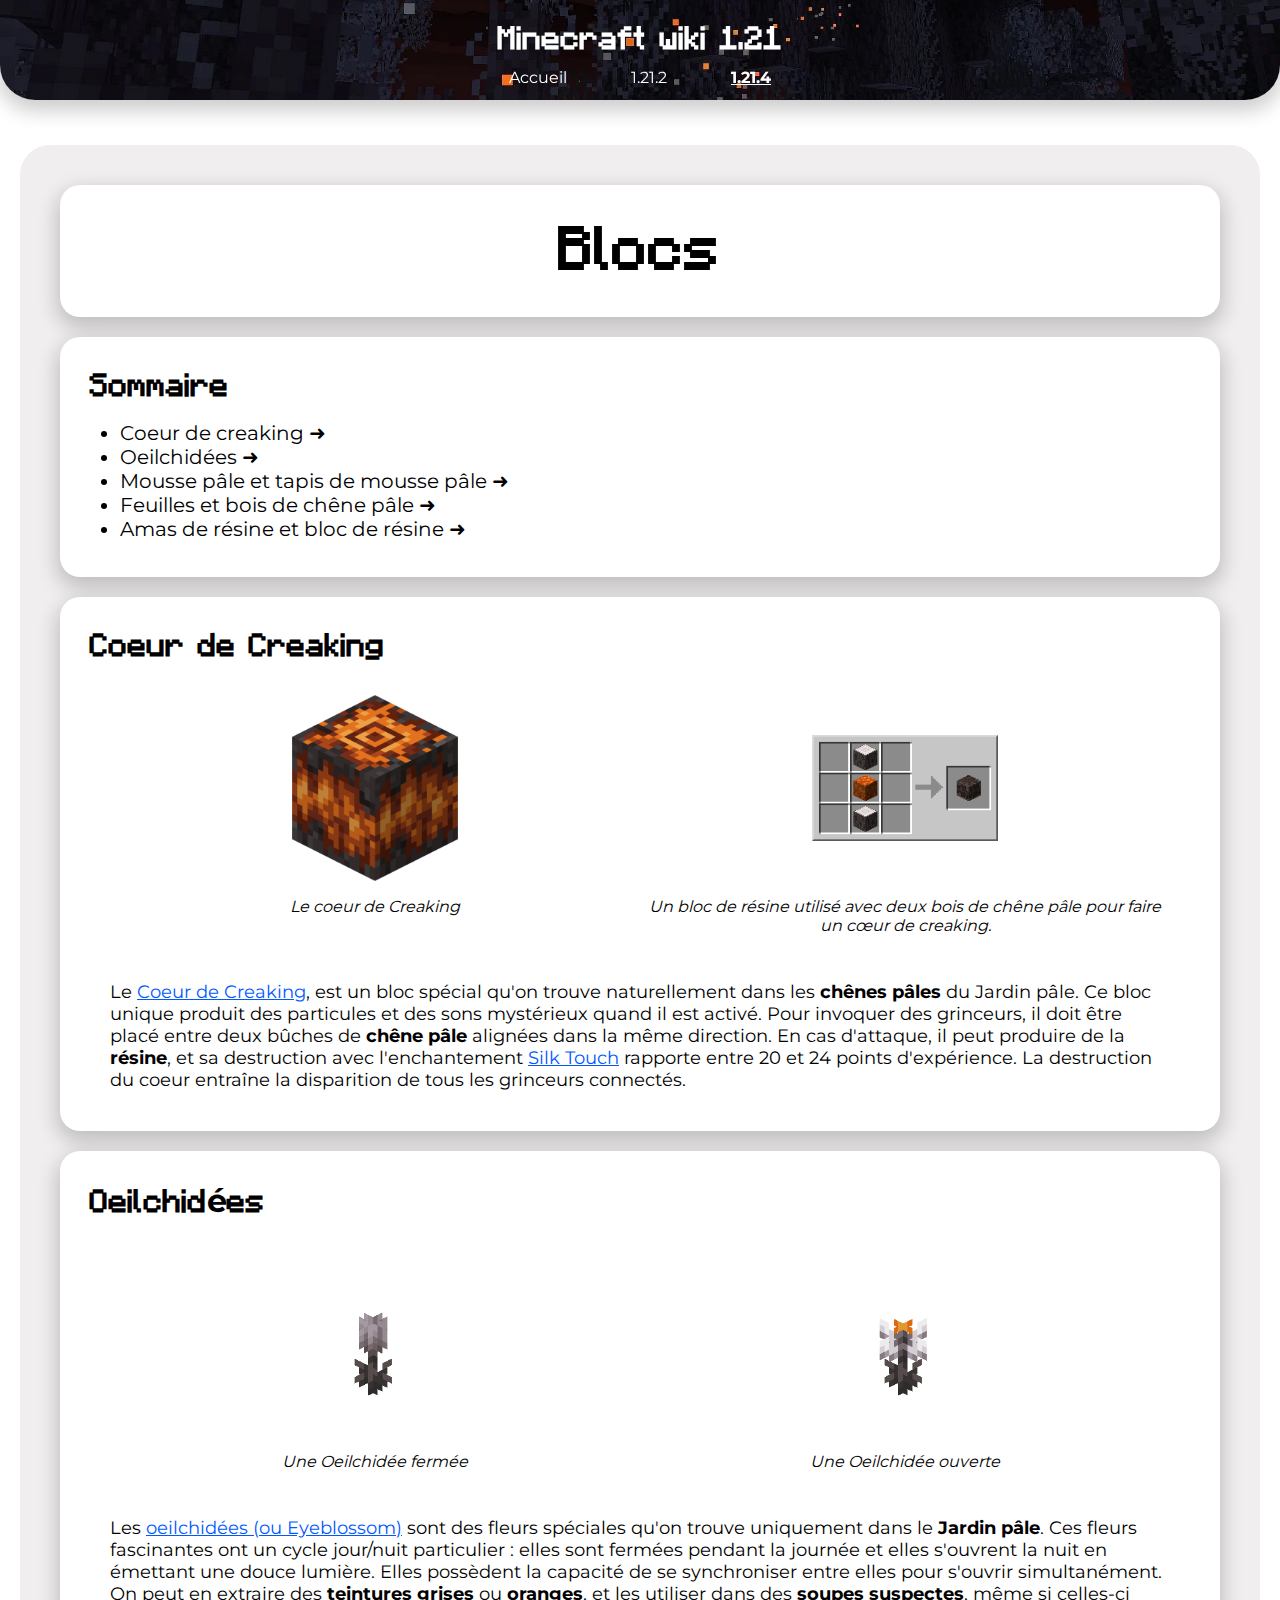
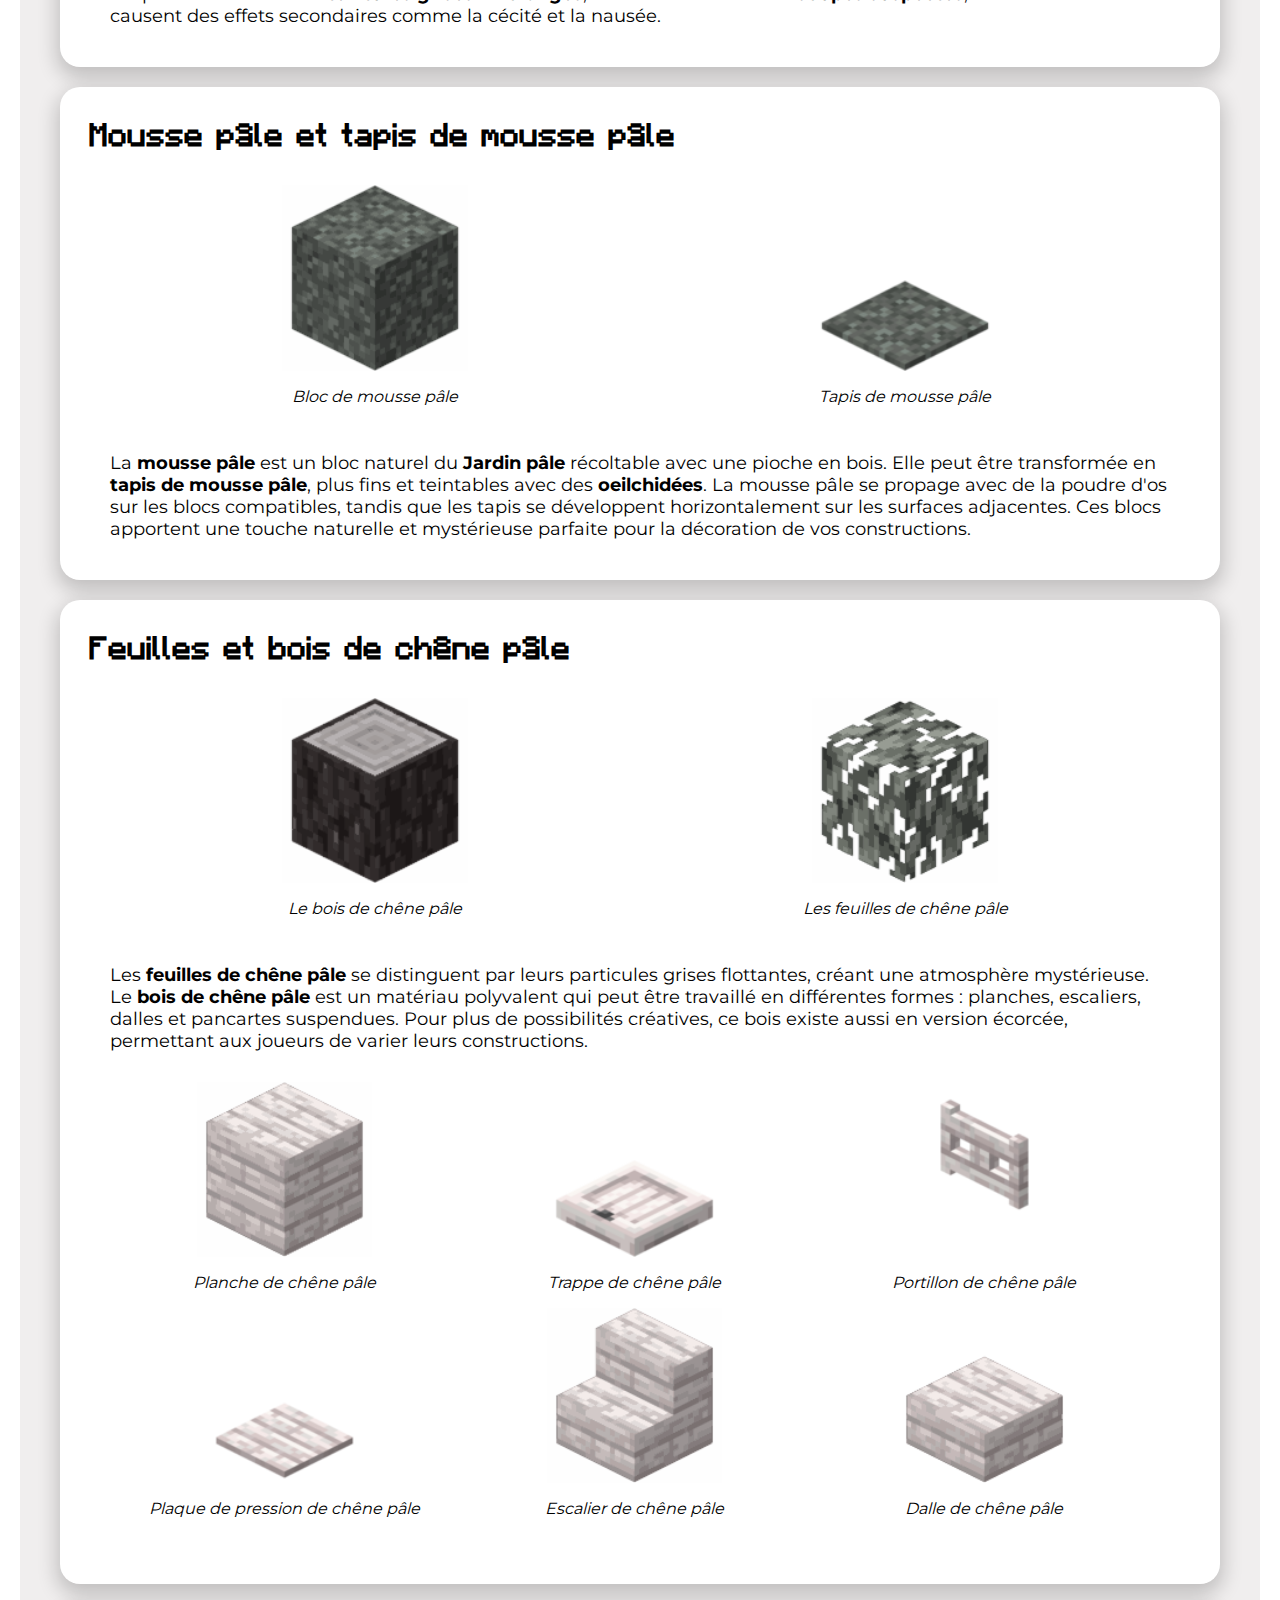
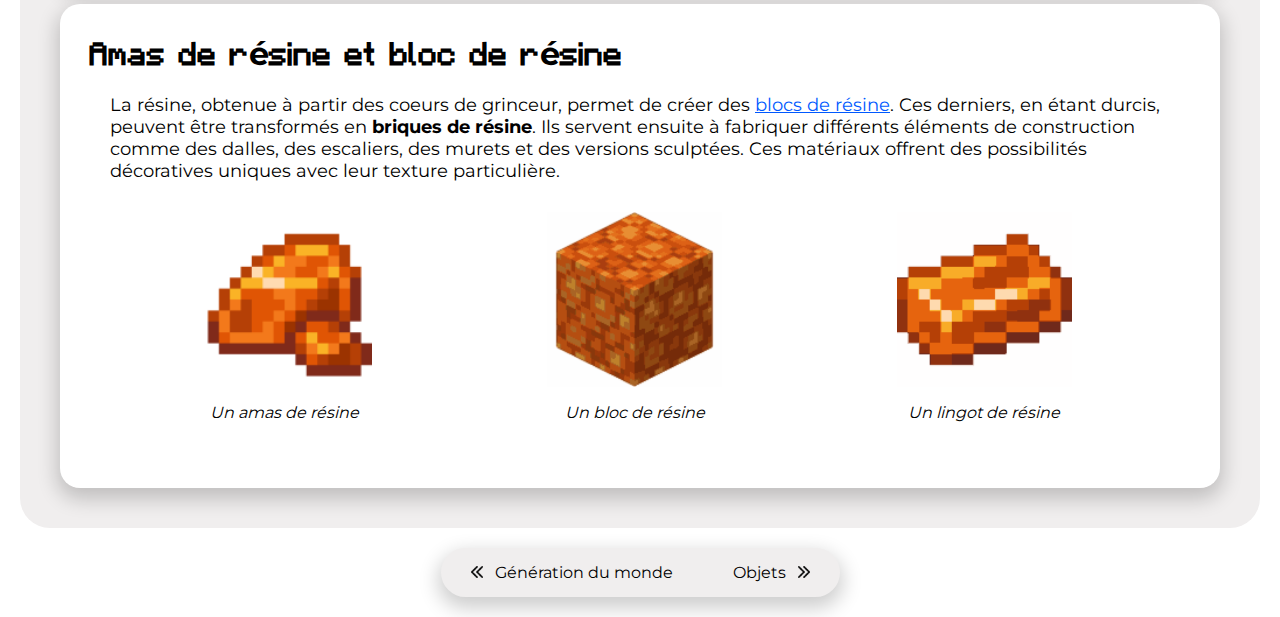
<file: html/blocs.html>
<!DOCTYPE html>
<html lang="fr">
<head>
    <meta charset="UTF-8">
    <meta name="viewport" content="width=device-width, initial-scale=1.0">
    <title>Minecraft wiki 1.21</title>
    <link rel="stylesheet" href="/style/style.css">
    <link rel="shortcut icon" type="image/png" href="../assets/img/mc-net.png"/>
</head>
<body>
    <header> 
        <div class="nav">
            <h1>Minecraft wiki 1.21</h1>
            <ul>
                <li><a href="/html/accueil.html">Accueil</a></li>
                <li><a href="/html/1.21.2.html">1.21.2</a></li>
                <li id="m1-21-4"><a href="/html/1.21.4.html">1.21.4</a></li>
            </ul>
        </div>
    </header>
    <main>
        <div class="boite">
            <h1 class="titre-central titre-page">Blocs</h1>
        </div>
        <div class="boite">
            <h1>Sommaire</h1>
            <ul>
                <li class="gros-li">
                    <a href="../html/blocs.html#coeur">Coeur de creaking ➜</a>
                </li>
                <li class="gros-li">
                    <a href="../html/blocs.html#oeilchidees">Oeilchidées ➜</a>
                </li>
                <li class="gros-li">
                    <a href="../html/blocs.html#mousse-pale">Mousse pâle et tapis de mousse pâle ➜</a>
                </li>
                <li class="gros-li">
                    <a href="../html/blocs.html#feuille-bois">Feuilles et bois de chêne pâle ➜</a>
                </li>
                <li class="gros-li">
                    <a href="../html/blocs.html#resine">Amas de résine et bloc de résine ➜</a>
                </li>
            </ul>
        </div>
        <div class="boite">
            <span class="nav-pages" id="coeur"></span>
            <h1>Coeur de Creaking</h1>
            <div class="mosaique2">
                <img src="../assets/img/coeur-de-creaking-minecraft-450x501.webp" alt="">
                <img src="../assets/img/faire-coeur-de-creaking-minecraft.png" alt="">
                <p><em>Le coeur de Creaking</em></p>
                <p><em>Un bloc de résine utilisé avec deux bois de chêne pâle pour faire un cœur de creaking.</em></p>
            </div>
            <p class="content">Le <a target="_blank" class="bleu" href="https://minecraft.fr/creatures/creaking/coeur-de-creaking/">Coeur de Creaking</a>, est un bloc spécial qu'on trouve naturellement dans les <strong>chênes pâles</strong> du Jardin pâle. Ce bloc unique produit des particules et des sons mystérieux quand il est activé. Pour invoquer des grinceurs, il doit être placé entre deux bûches de <strong>chêne pâle</strong> alignées dans la même direction. En cas d'attaque, il peut produire de la <strong>résine</strong>, et sa destruction avec l'enchantement <a target="_blank" class="bleu" href="https://minecraft.fr/toucher-de-soie-silk-touch-enchantement-minecraft/">Silk Touch</a> rapporte entre 20 et 24 points d'expérience. La destruction du coeur entraîne la disparition de tous les grinceurs connectés.</p>
        </div>
        <div class="boite">
            <span class="nav-pages" id="oeilchidees"></span>
            <h1>Oeilchidées</h1>
            <div class="mosaique2">
                <img src="../assets/img/eyeblossom-fleur-minecraft-fermee.webp" alt="">
                <img src="../assets/img/eyeblossom-fleur-minecraft-ouverte.webp" alt="">
                <p><em>Une Oeilchidée fermée</em></p>
                <p><em>Une Oeilchidée ouverte</em></p>
            </div>
            <p class="content">Les <a target="_blank" class="bleu" href="https://minecraft.fr/faq/jardin-pale-pale-garden/eyeblossom-tout-savoir-sur-cette-fleur/">oeilchidées (ou Eyeblossom)</a> sont des fleurs spéciales qu'on trouve uniquement dans le <strong>Jardin pâle</strong>. Ces fleurs fascinantes ont un cycle jour/nuit particulier : elles sont fermées pendant la journée et elles s'ouvrent la nuit en émettant une douce lumière. Elles possèdent la capacité de se synchroniser entre elles pour s'ouvrir simultanément. On peut en extraire des <strong>teintures grises</strong> ou <strong>oranges</strong>, et les utiliser dans des <strong>soupes suspectes</strong>, même si celles-ci causent des effets secondaires comme la cécité et la nausée.</p>
        </div>
        <div class="boite">
            <span class="nav-pages" id="mousse-pale"></span>
            <h1>Mousse pâle et tapis de mousse pâle</h1>
            <div class="mosaique2">
                <img src="../assets/img/bloc-mousse-pale-minecraft-150x150.png" alt="">
                <img src="../assets/img/tapis-mousse-pale-minecraft-150x150.webp" alt="">
                <p><em>Bloc de mousse pâle</em></p>
                <p><em>Tapis de mousse pâle</em></p>
            </div>
            <p class="content">La <strong>mousse pâle</strong> est un bloc naturel du <strong>Jardin pâle</strong> récoltable avec une pioche en bois. Elle peut être transformée en <strong>tapis de mousse pâle</strong>, plus fins et teintables avec des <strong>oeilchidées</strong>. La mousse pâle se propage avec de la poudre d'os sur les blocs compatibles, tandis que les tapis se développent horizontalement sur les surfaces adjacentes. Ces blocs apportent une touche naturelle et mystérieuse parfaite pour la décoration de vos constructions.</p>
        </div>
        <div class="boite">
            <span class="nav-pages" id="feuille-bois"></span>
            <h1>Feuilles et bois de chêne pâle</h1>
            <div class="mosaique2">
                <img src="../assets/img/bois-de-chene-pale-minecraft-150x150.png" alt="">
                <img src="../assets/img/feuille-chene-pale-minecraft-150x150.png" alt="">
                <p><em>Le bois de chêne pâle</em></p>
                <p><em>Les feuilles de chêne pâle</em></p>
            </div>
            <p class="content">Les <strong>feuilles de chêne pâle</strong> se distinguent par leurs particules grises flottantes, créant une atmosphère mystérieuse. Le <strong>bois de chêne pâle</strong> est un matériau polyvalent qui peut être travaillé en différentes formes : planches, escaliers, dalles et pancartes suspendues. Pour plus de possibilités créatives, ce bois existe aussi en version écorcée, permettant aux joueurs de varier leurs constructions.</p>
            <div class="mosaique3">
                <img src="../assets/img/planche-bois-chene-pale-minecraft-150x150.png" alt="">
                <img src="../assets/img/trape-bois-chene-pale-minecraft-150x150.webp" alt="">
                <img src="../assets/img/portillong-bois-chene-pale-minecraft-150x150.webp" alt="">
                <p><em>Planche de chêne pâle</em></p>
                <p><em>Trappe de chêne pâle</em></p>
                <p><em>Portillon de chêne pâle</em></p>
                <img src="../assets/img/plaque-pression-bois-chene-pale-minecraft-150x150.webp" alt="">
                <img src="../assets/img/escalier-bois-chene-pale-minecraft-150x150.png" alt="">
                <img src="../assets/img/dalle-bois-chene-pale-minecraft-150x150.png" alt="">
                <p><em>Plaque de pression de chêne pâle</em></p>
                <p><em>Escalier de chêne pâle</em></p>
                <p><em>Dalle de chêne pâle</em></p>
            </div>
        </div>
        <div class="boite">
            <span class="nav-pages" id="resine"></span>
            <h1>Amas de résine et bloc de résine</h1>
            <p class="content">La résine, obtenue à partir des coeurs de grinceur, permet de créer des <a target="_blank" class="bleu" href="https://minecraft.fr/faq/jardin-pale-pale-garden/resine-minecraft-amas-bloc-lingot-briques/">blocs de résine</a>. Ces derniers, en étant durcis, peuvent être transformés en <strong>briques de résine</strong>. Ils servent ensuite à fabriquer différents éléments de construction comme des dalles, des escaliers, des murets et des versions sculptées. Ces matériaux offrent des possibilités décoratives uniques avec leur texture particulière.</p>
            <div class="mosaique3">
                <img src="../assets/img/resine-minecraft-150x150.webp" alt="">
                <img src="../assets/img/bloc-resine-minecraft-150x150.png" alt="">
                <img src="../assets/img/lingot-resine-minecraft-150x150.png" alt="">
                <p><em>Un amas de résine</em></p>
                <p><em>Un bloc de résine</em></p>
                <p><em>Un lingot de résine</em></p>
            </div>
        </div>
    </main>
    <div class="nav-bas">
        <ul>
            <li><a href="../html/generation.html"><img src="../assets/img/fleche-gauche.png" alt="">‎ ‎ ‎ ‎Génération du monde</a></li>
            <li><a href="../html/objets.html">Objets‎ ‎ ‎ ‎<img src="../assets/img/fleche-droite.png" alt=""></a></li>
        </ul>
    </div>
</body>
</html>
</file>
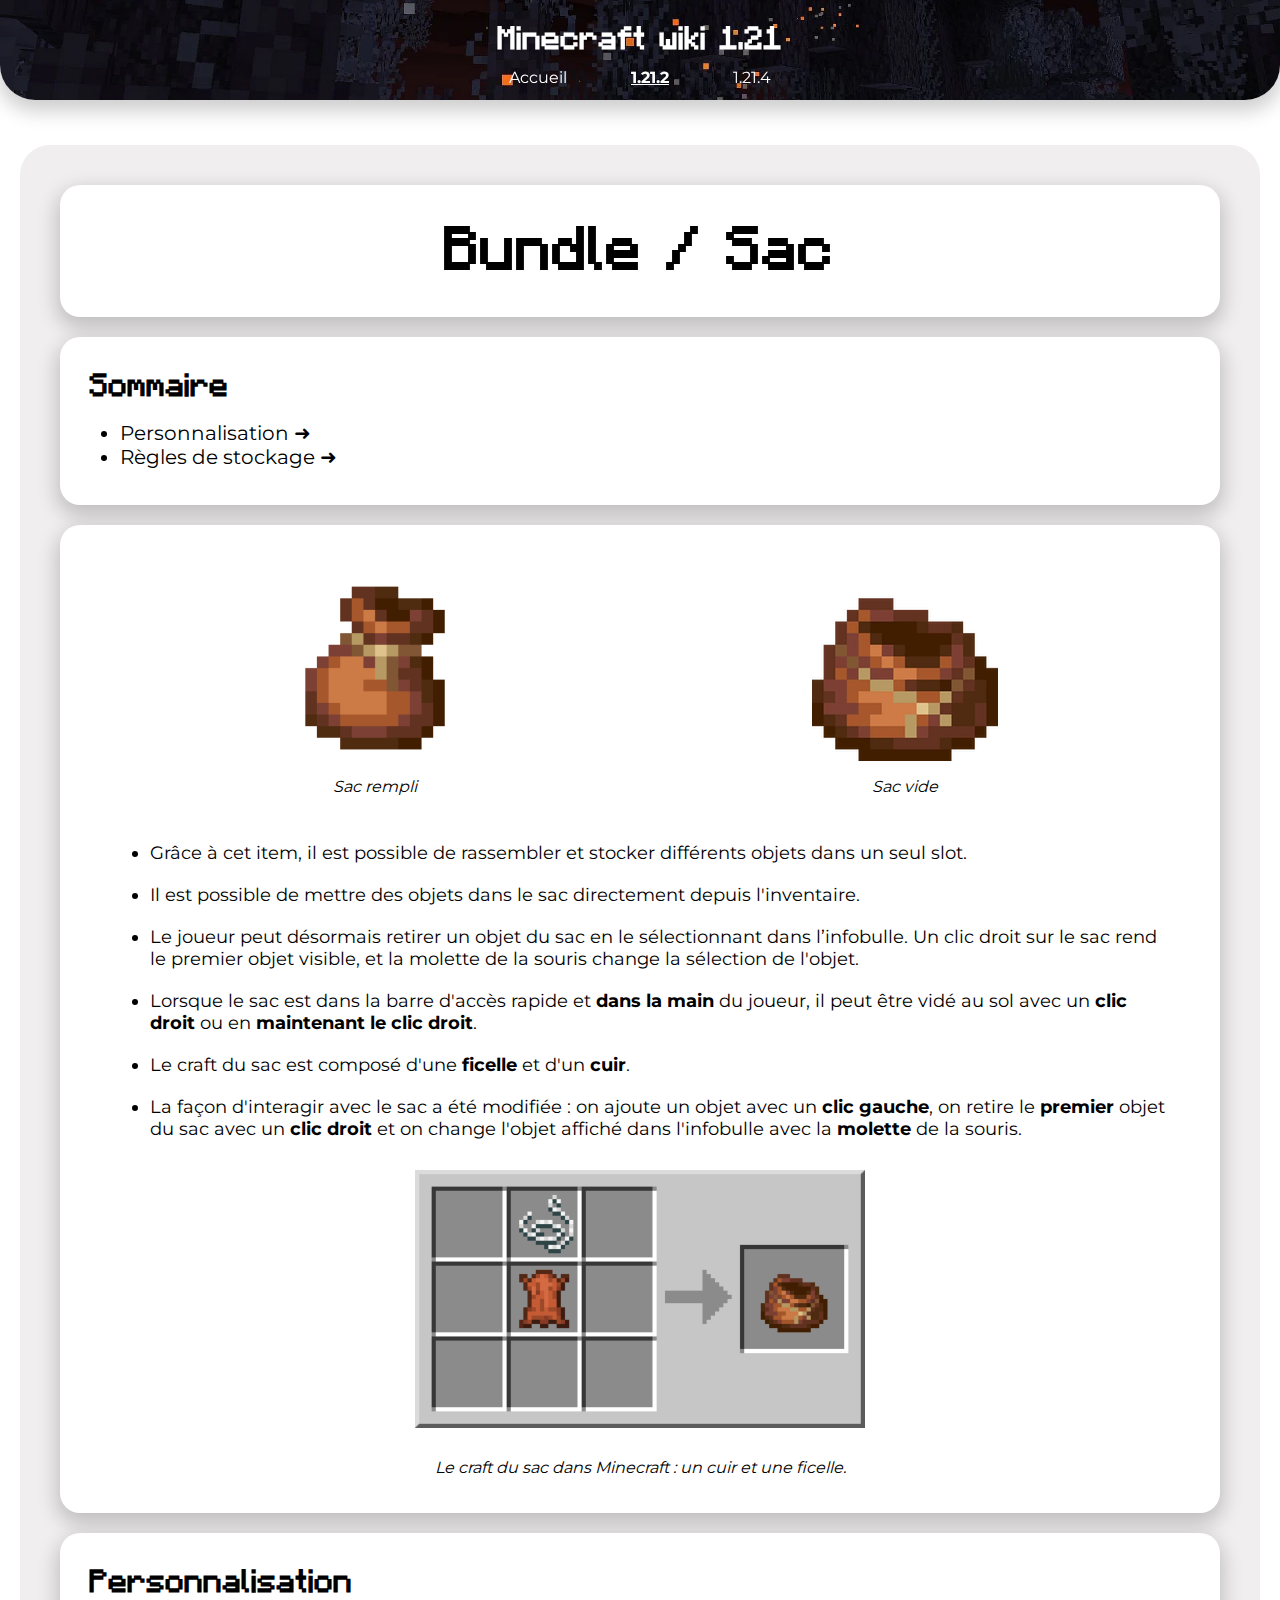
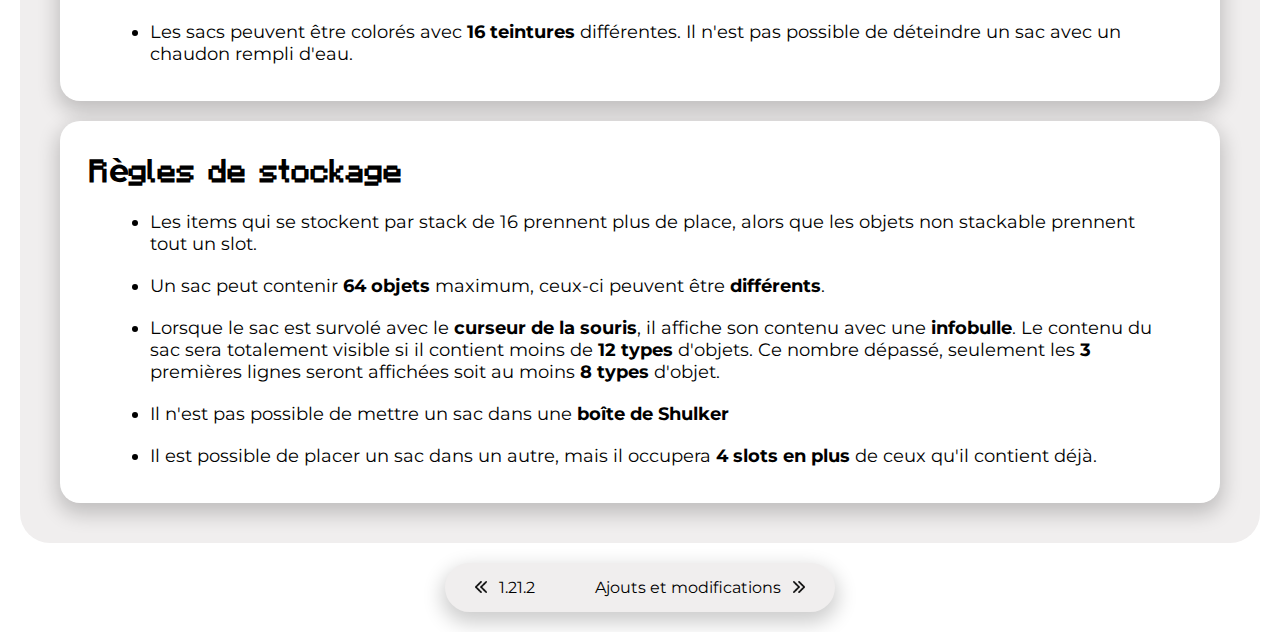
<file: html/bundle-sac.html>
<!DOCTYPE html>
<html lang="fr">
<head>
    <meta charset="UTF-8">
    <meta name="viewport" content="width=device-width, initial-scale=1.0">
    <title>Minecraft wiki 1.21</title>
    <link rel="stylesheet" href="/style/style.css">
    <link rel="shortcut icon" type="image/png" href="../assets/img/mc-net.png"/>
</head>
<body>
    <header> 
        <div class="nav">
            <h1>Minecraft wiki 1.21</h1>
            <ul>
                <li><a href="/html/accueil.html">Accueil</a></li>
                <li id="m1-21-2"><a href="/html/1.21.2.html">1.21.2</a></li>
                <li><a href="/html/1.21.4.html">1.21.4</a></li>
            </ul>
        </div>
    </header>
    <main>
        <div class="boite">
            <h1 class="titre-central titre-page">Bundle / Sac</h1>
        </div>
        <div class="boite">
            <h1>Sommaire</h1>
            <ul>
                 <li class="gros-li">
                    <a href="../html/bundle-sac.html#personnalisation">Personnalisation ➜</a>
                </li>
                <li class="gros-li">
                    <a href="../html/bundle-sac.html#regle-de-stockage">Règles de stockage ➜</a>
                </li>
            </ul>
        </div>
        <div class="boite">
            <div class="mosaique2">
                <img src="../assets/img/Bundle_JE2_BE2.webp" alt="Bundle / Sac fermé">
                <img src="../assets/img/Bundle_JE2.webp" alt="Bundle / Sac ouvert">
                <p><em>Sac rempli</em></p>
                <p><em>Sac vide</em></p>
            </div>
            <ul>
                <li class="li">Grâce à cet item, il est possible de rassembler et stocker différents objets dans un seul slot.</li>
                <li class="li">Il est possible de mettre des objets dans le sac directement depuis l'inventaire.</li>
                <li class="li">Le joueur peut désormais retirer un objet du sac en le sélectionnant dans l’infobulle. Un clic droit sur le sac rend le premier objet visible, et la molette de la souris change la sélection de l'objet.</li>
                <li class="li">Lorsque le sac est dans la barre d'accès rapide et <strong>dans la main</strong> du joueur, il peut être vidé au sol avec un <strong>clic droit</strong> ou en <strong>maintenant le clic droit</strong>.</li>
                <li class="li">Le craft du sac est composé d'une <strong>ficelle</strong> et d'un <strong>cuir</strong>.</li>
                <li class="li">La façon d'interagir avec le sac a été modifiée : on ajoute un objet avec un <strong>clic gauche</strong>, on retire le <strong>premier</strong> objet du sac avec un <strong>clic droit</strong> et on change l'objet affiché dans l'infobulle avec la <strong>molette</strong> de la souris.</li>
            </ul>    
            <img class="image" src="../assets/img/craft-sac-bundle-minecraft-450x258.png" alt="">
            <p class="centre"><em>Le craft du sac dans Minecraft : un cuir et une ficelle.</em></p>
        </div>
        <div class="boite">
            <span class="nav-pages" id="personnalisation"></span>
            <h1>Personnalisation</h1>
            <ul>
                <li class="li">Les sacs peuvent être colorés avec <strong>16 teintures</strong> différentes. Il n'est pas possible de déteindre un sac avec un chaudon rempli d'eau.</li>
            </ul>
        </div>
        <div id="" class="boite">
            <span class="nav-pages" id="regle-de-stockage"></span>
            <h1>Règles de stockage</h1>
            <ul>
                <li class="li">Les items qui se stockent par stack de 16 prennent plus de place, alors que les objets non stackable prennent tout un slot.</li>
                <li class="li">Un sac peut contenir <strong>64 objets</strong> maximum, ceux-ci peuvent être <strong>différents</strong>.</li>
                <li class="li">Lorsque le sac est survolé avec le <strong>curseur de la souris</strong>, il affiche son contenu avec une <strong>infobulle</strong>. Le contenu du sac sera totalement visible si il contient moins de <strong>12 types</strong> d'objets. Ce nombre dépassé, seulement les <strong>3</strong> premières lignes seront affichées soit au moins <strong>8 types</strong> d'objet.</li>
                <li class="li">Il n'est pas possible de mettre un sac dans une <strong>boîte de Shulker</strong></li>
                <li class="li">Il est possible de placer un sac dans un autre, mais il occupera <strong>4 slots en plus</strong> de ceux qu'il contient déjà.</li>
            </ul>
        </div>
    </main>
    <div class="nav-bas">
        <ul>
            <li><a href="../html/1.21.2.html"><img src="../assets/img/fleche-gauche.png" alt="">‎ ‎ ‎ ‎1.21.2</a></li>
            <li><a href="../html/ajouts-modifications.html">Ajouts et modifications‎ ‎ ‎ ‎<img src="../assets/img/fleche-droite.png" alt=""></a></li>
        </ul>
    </div>
</body>
</html>
</file>
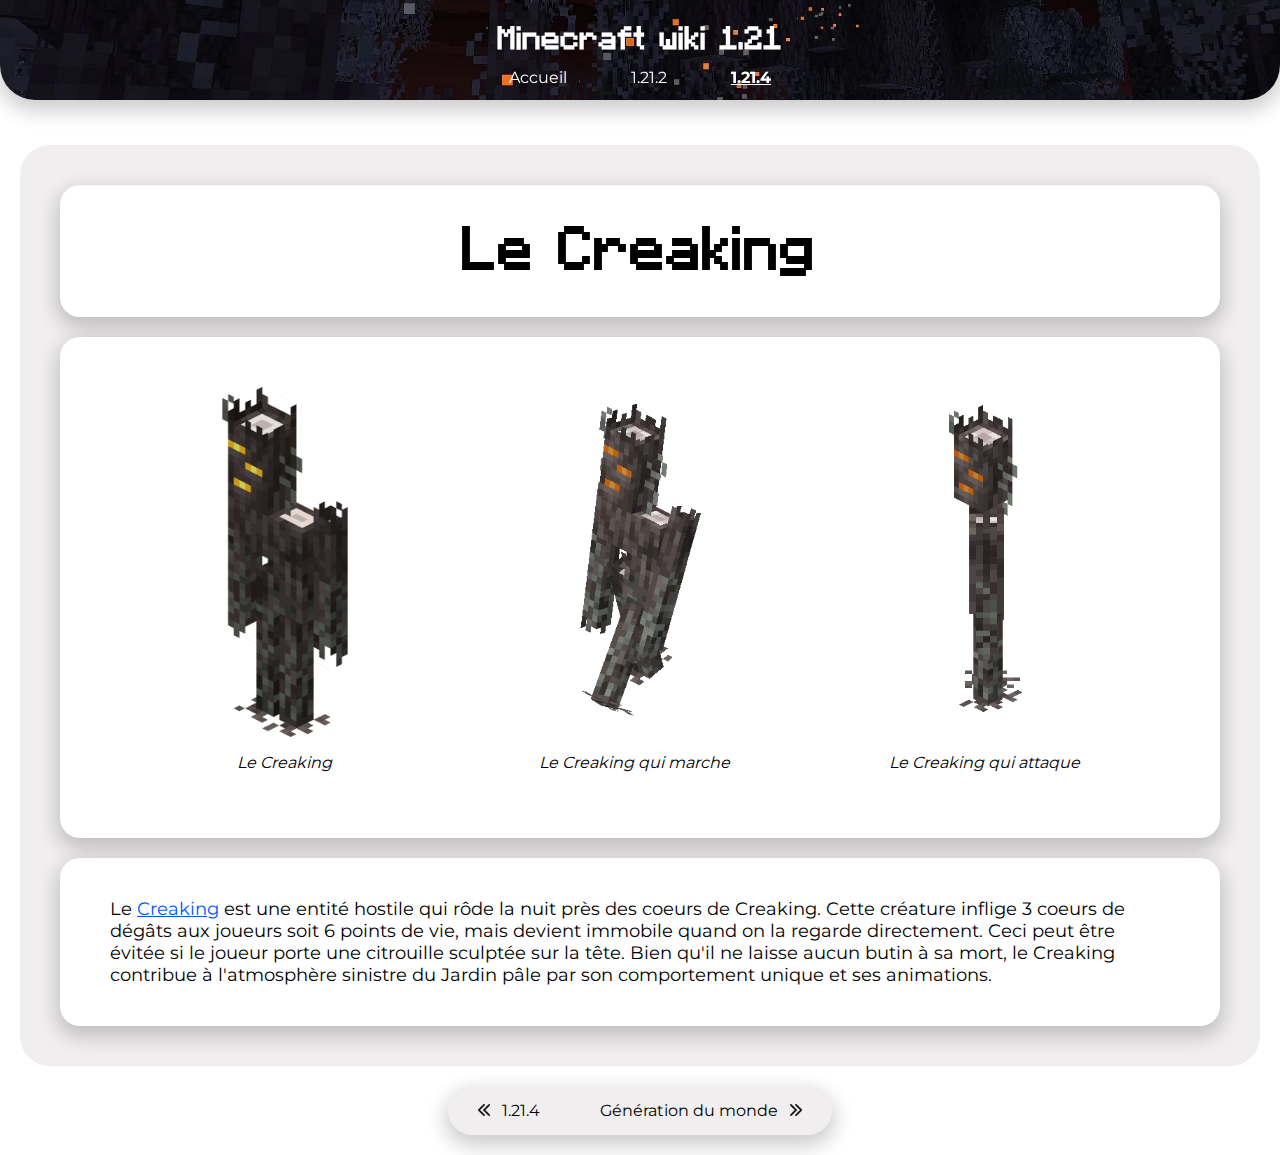
<file: html/creaking.html>
<!DOCTYPE html>
<html lang="fr">
<head>
    <meta charset="UTF-8">
    <meta name="viewport" content="width=device-width, initial-scale=1.0">
    <title>Minecraft wiki 1.21</title>
    <link rel="stylesheet" href="/style/style.css">
    <link rel="shortcut icon" type="image/png" href="../assets/img/mc-net.png"/>
</head>
<body>
    <header> 
        <div class="nav">
            <h1>Minecraft wiki 1.21</h1>
            <ul>
                <li><a href="/html/accueil.html">Accueil</a></li>
                <li><a href="/html/1.21.2.html">1.21.2</a></li>
                <li id="m1-21-4"><a href="/html/1.21.4.html">1.21.4</a></li>
            </ul>
        </div>
    </header>
    <main>
        <div class="boite">
            <h1 class="titre-central titre-page">Le Creaking</h1>
        </div>
        <div class="boite">
            <div class="mosaique3gros">
                <img src="../assets/img/creaking-minecraft.png" alt="Creaking Minecraft">
                <img src="../assets/img/creaking-minecraft-animation-marche.webp" alt="">
                <img src="../assets/img/creaking-minecraft-animation-attaque.webp" alt="">
                <p><em>Le Creaking</em></p>
                <p><em>Le Creaking qui marche</em></p>
                <p><em>Le Creaking qui attaque</em></p>
            </div>
        </div>
        <div class="boite">
            <p class="content">Le <a target="_blank" class="bleu" href="https://minecraft.fr/creatures/creaking/">Creaking</a> est une entité hostile qui rôde la nuit près des coeurs de Creaking. Cette créature inflige 3 coeurs de dégâts aux joueurs soit 6 points de vie, mais devient immobile quand on la regarde directement. Ceci peut être évitée si le joueur porte une citrouille sculptée sur la tête. Bien qu'il ne laisse aucun butin à sa mort, le Creaking contribue à l'atmosphère sinistre du Jardin pâle par son comportement unique et ses animations.</p>
        </div>
    </main>
    <div class="nav-bas">
        <ul>
            <li><a href="../html/1.21.4.html"><img src="../assets/img/fleche-gauche.png" alt="">‎ ‎ ‎ ‎1.21.4</a></li>
            <li><a href="../html/generation.html">Génération du monde‎ ‎ ‎ ‎<img src="../assets/img/fleche-droite.png" alt=""></a></li>
        </ul>
    </div>
</body>
</html>
</file>
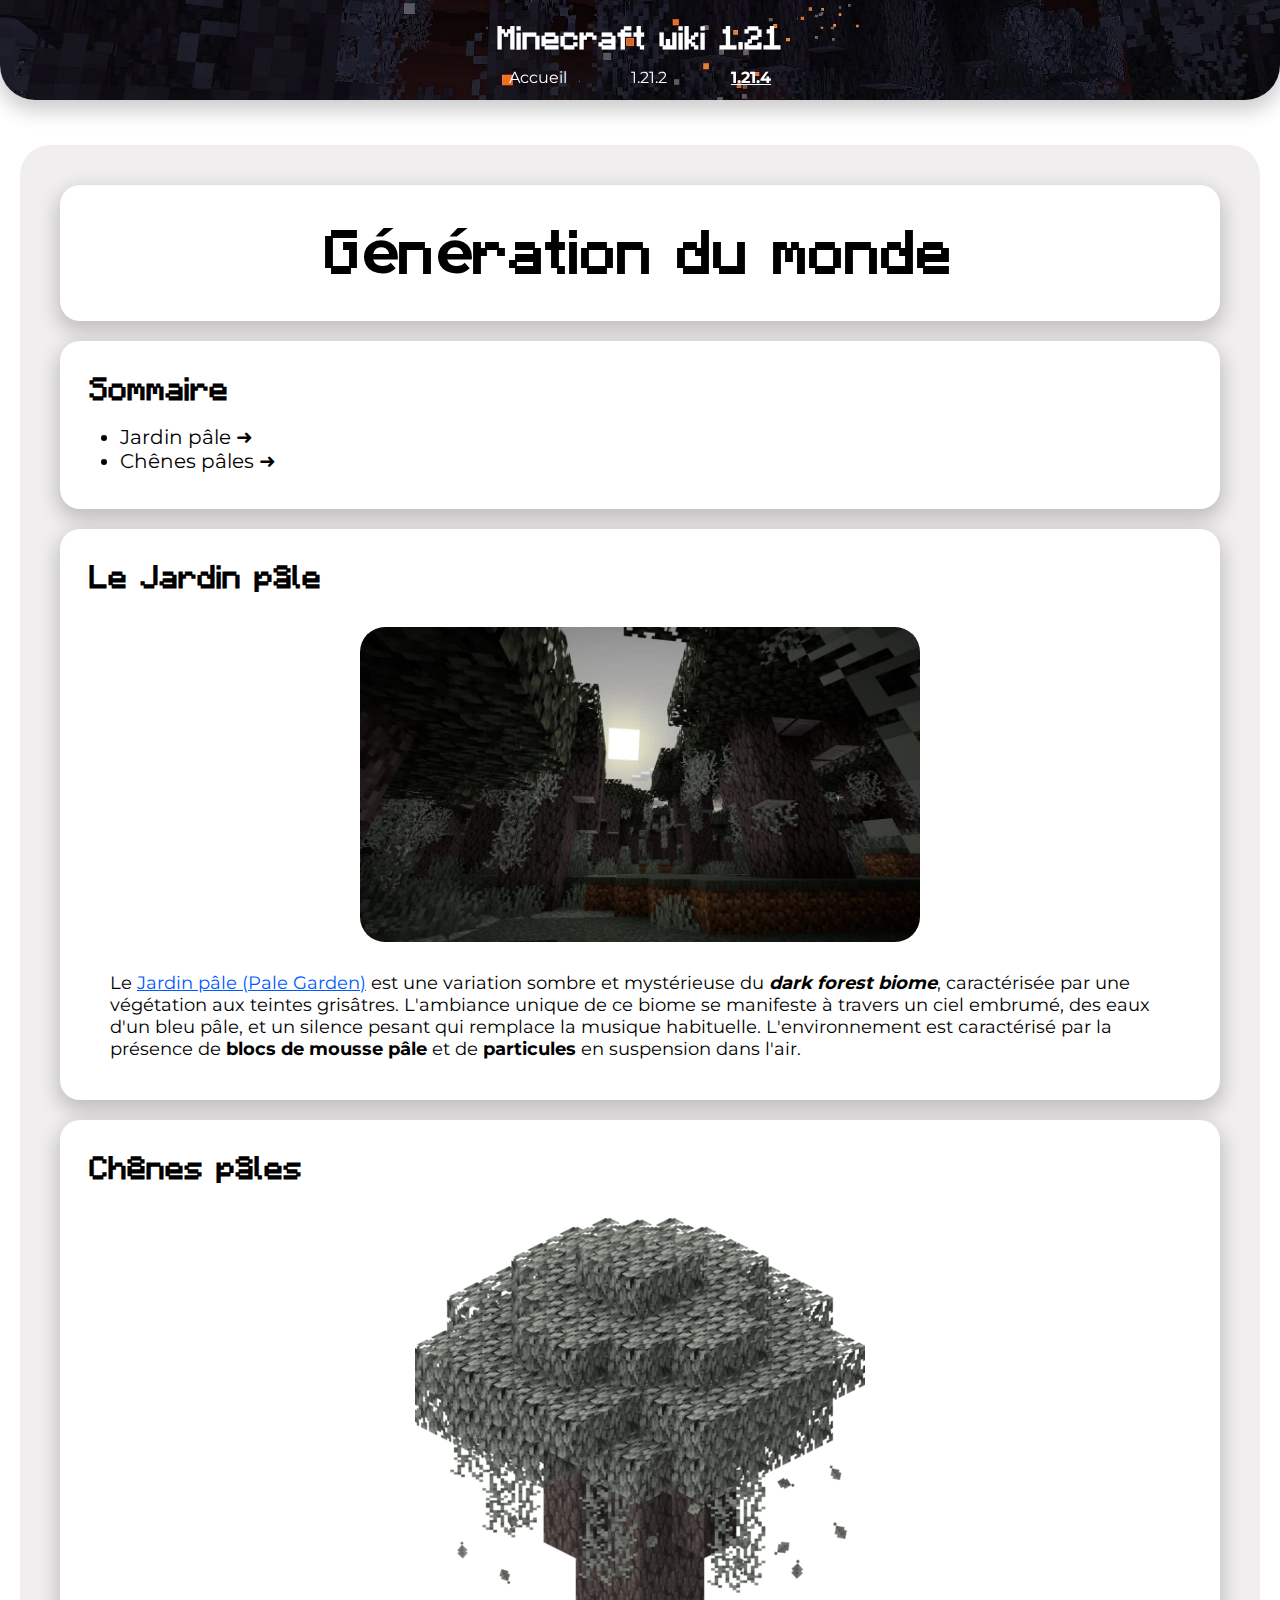
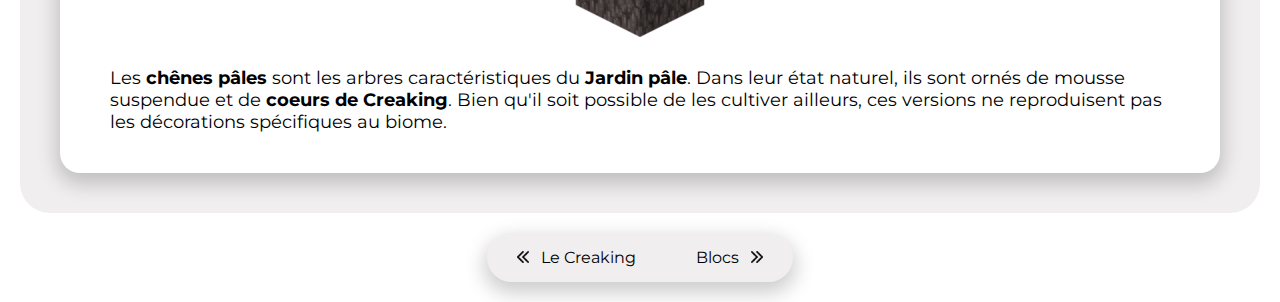
<file: html/generation.html>
<!DOCTYPE html>
<html lang="fr">
<head>
    <meta charset="UTF-8">
    <meta name="viewport" content="width=device-width, initial-scale=1.0">
    <title>Minecraft wiki 1.21</title>
    <link rel="stylesheet" href="/style/style.css">
    <link rel="shortcut icon" type="image/png" href="../assets/img/mc-net.png"/>
</head>
<body>
    <header> 
        <div class="nav">
            <h1>Minecraft wiki 1.21</h1>
            <ul>
                <li><a href="/html/accueil.html">Accueil</a></li>
                <li><a href="/html/1.21.2.html">1.21.2</a></li>
                <li id="m1-21-4"><a href="/html/1.21.4.html">1.21.4</a></li>
            </ul>
        </div>
    </header>
    <main>
        <div class="boite">
            <h1 class="titre-central titre-page">Génération du  monde</h1>
        </div>
        <div class="boite">
            <h1>Sommaire</h1>
            <ul>
                <li class="gros-li">
                    <a href="../html/generation.html#jardin">Jardin pâle ➜</a>
                </li>
                <li class="gros-li">
                    <a href="../html/generation.html#chene">Chênes pâles ➜</a>
                </li>
            </ul>
        </div>
        <div class="boite">
            <span class="nav-pages" id="jardin"></span>
            <h1>Le Jardin pâle</h1>
            <img class="image2" src="../assets/img/pale-garden-jardin-pale-minecraft-1200x675.jpg" alt="">
            <p class="content">Le <a target="_blank" class="bleu" href="https://minecraft.fr/faq/jardin-pale-pale-garden/">Jardin pâle (Pale Garden)</a> est une variation sombre et mystérieuse du <strong><em>dark forest biome</em></strong>, caractérisée par une végétation aux teintes grisâtres. L'ambiance unique de ce biome se manifeste à travers un ciel embrumé, des eaux d'un bleu pâle, et un silence pesant qui remplace la musique habituelle. L'environnement est caractérisé par la présence de <strong>blocs de mousse pâle</strong> et de <strong>particules</strong> en suspension dans l'air.</p>
        </div>
        <div class="boite">
            <span class="nav-pages" id="chene"></span>
            <h1>Chênes pâles</h1>
            <img class="image" src="../assets/img/chene-pale-minecraft-450x419.webp" alt="">
            <p class="content">Les <strong>chênes pâles</strong> sont les arbres caractéristiques du <strong>Jardin pâle</strong>. Dans leur état naturel, ils sont ornés de mousse suspendue et de <strong>coeurs de Creaking</strong>. Bien qu'il soit possible de les cultiver ailleurs, ces versions ne reproduisent pas les décorations spécifiques au biome.</p>
        </div>
    </main>
    <div class="nav-bas">
        <ul>
            <li><a href="../html/creaking.html"><img src="../assets/img/fleche-gauche.png" alt="">‎ ‎ ‎ ‎Le Creaking</a></li>
            <li><a href="../html/blocs.html">Blocs‎ ‎ ‎ ‎<img src="../assets/img/fleche-droite.png" alt=""></a></li>
        </ul>
    </div>
</body>
</html>
</file>
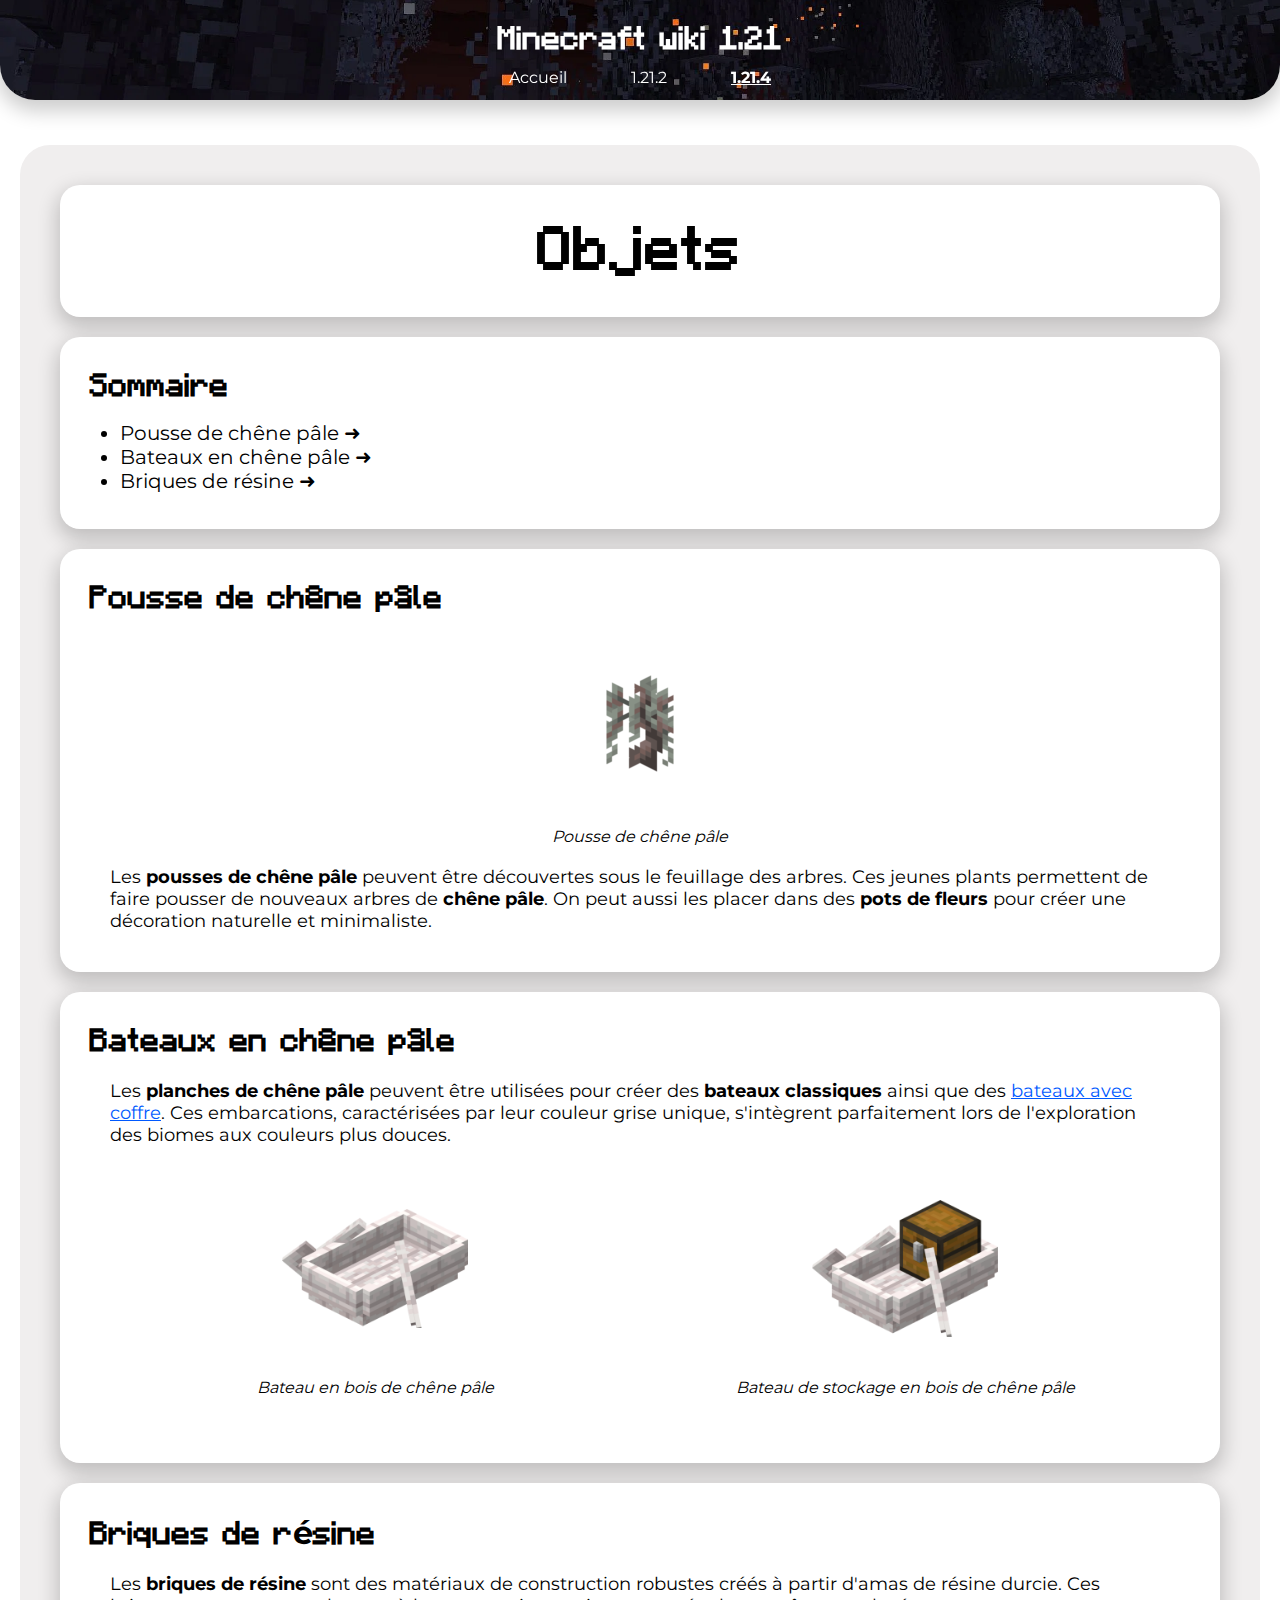
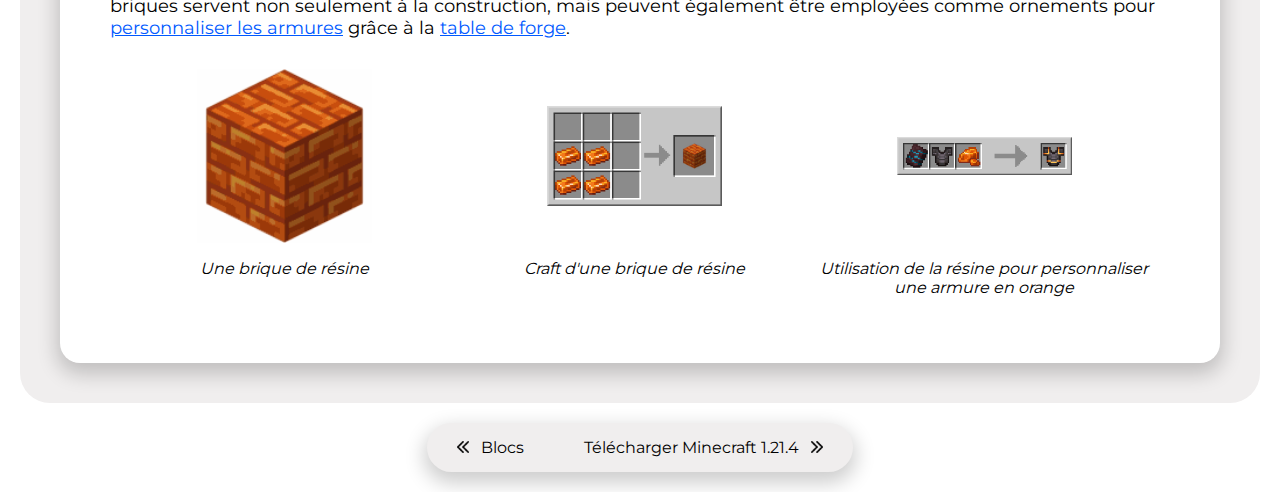
<file: html/objets.html>
<!DOCTYPE html>
<html lang="fr">
<head>
    <meta charset="UTF-8">
    <meta name="viewport" content="width=device-width, initial-scale=1.0">
    <title>Minecraft wiki 1.21</title>
    <link rel="stylesheet" href="/style/style.css">
    <link rel="shortcut icon" type="image/png" href="../assets/img/mc-net.png"/>
</head>
<body>
    <header> 
        <div class="nav">
            <h1>Minecraft wiki 1.21</h1>
            <ul>
                <li><a href="/html/accueil.html">Accueil</a></li>
                <li><a href="/html/1.21.2.html">1.21.2</a></li>
                <li id="m1-21-4"><a href="/html/1.21.4.html">1.21.4</a></li>
            </ul>
        </div>
    </header>
    <main>
        <div class="boite">
            <h1 class="titre-central titre-page">Objets</h1>
        </div>
        <div class="boite">
            <h1>Sommaire</h1>
            <ul>
                <li class="gros-li">
                    <a href="../html/objets.html#pousse">Pousse de chêne pâle ➜</a>
                </li>
                <li class="gros-li">
                    <a href="../html/objets.html#bateaux">Bateaux en chêne pâle ➜</a>
                </li>
                <li class="gros-li">
                    <a href="../html/objets.html#brique">Briques de résine ➜</a>
                </li>
            </ul>
        </div>
        <div class="boite">
            <span class="nav-pages" id="pousse"></span>
            <h1>Pousse de chêne pâle</h1>
            <img class="image" src="../assets/img/pousse-de-chen-pale-minecraft-150x150.webp" alt="">
            <p class="centre"><em>Pousse de chêne pâle</em></p>
            <p class="content">Les <strong>pousses de chêne pâle</strong> peuvent être découvertes sous le feuillage des arbres. Ces jeunes plants permettent de faire pousser de nouveaux arbres de <strong>chêne pâle</strong>. On peut aussi les placer dans des <strong>pots de fleurs</strong> pour créer une décoration naturelle et minimaliste.</p>
        </div>
        <div class="boite">
            <span class="nav-pages" id="bateaux"></span>
            <h1>Bateaux en chêne pâle</h1>
            <p class="content">Les <strong>planches de chêne pâle</strong> peuvent être utilisées pour créer des <strong>bateaux classiques</strong> ainsi que des <a target="_blank" class="bleu" href="https://minecraft.fr/faq/bateau-de-stockage-minecraft-comment-en-faire-a-quoi-ca-sert/">bateaux avec coffre</a>. Ces embarcations, caractérisées par leur couleur grise unique, s'intègrent parfaitement lors de l'exploration des biomes aux couleurs plus douces.</p>
            <div class="mosaique2">
                <img src="../assets/img/bateau-chene-pale-minecraft-450x288.webp" alt="">
                <img src="../assets/img/bateau-coffre-chene-pale-minecraft-450x332.webp" alt="">
                <p><em>Bateau en bois de chêne pâle</em></p>
                <p><em>Bateau de stockage en bois de chêne pâle</em></p>
            </div>
        </div>
        <div class="boite">
            <span class="nav-pages" id="brique"></span>
            <h1>Briques de résine</h1>
            <p class="content">Les <strong>briques de résine</strong> sont des matériaux de construction robustes créés à partir d'amas de résine durcie. Ces briques servent non seulement à la construction, mais peuvent également être employées comme ornements pour <a target="_blank" class="bleu" href="https://minecraft.fr/faq/ornement-darmure-minecraft-comment-trouver-les-template-et-les-personnaliser/">personnaliser les armures</a> grâce à la <a target="_blank" class="bleu" href="https://minecraft.fr/faq/table-de-forgeron-minecraft-comment-la-faire-et-sen-servir/">table de forge</a>.</p>
            <div class="mosaique3">
                <img src="../assets/img/bloc-brique-resine-minecraft-150x150.png" alt="">
                <img src="../assets/img/faire-bloc-brique-resine-minecraft.png" alt="">
                <img src="../assets/img/resine-table-de-forgeron-couleur-orange-minecraft.png" alt="">
                <p><em>Une brique de résine</em></p>
                <p><em>Craft d'une brique de résine</em></p>
                <p><em>Utilisation de la résine pour personnaliser une armure en orange</em></p>
            </div>
        </div>
    </main>
    <div class="nav-bas">
        <ul>
            <li><a href="../html/blocs.html"><img src="../assets/img/fleche-gauche.png" alt="">‎ ‎ ‎ ‎Blocs</a></li>
            <li><a href="../html/telecharger-1.21.4.html">Télécharger Minecraft 1.21.4‎ ‎ ‎ ‎<img src="../assets/img/fleche-droite.png" alt=""></a></li>
        </ul>
    </div>
</body>
</html>
</file>
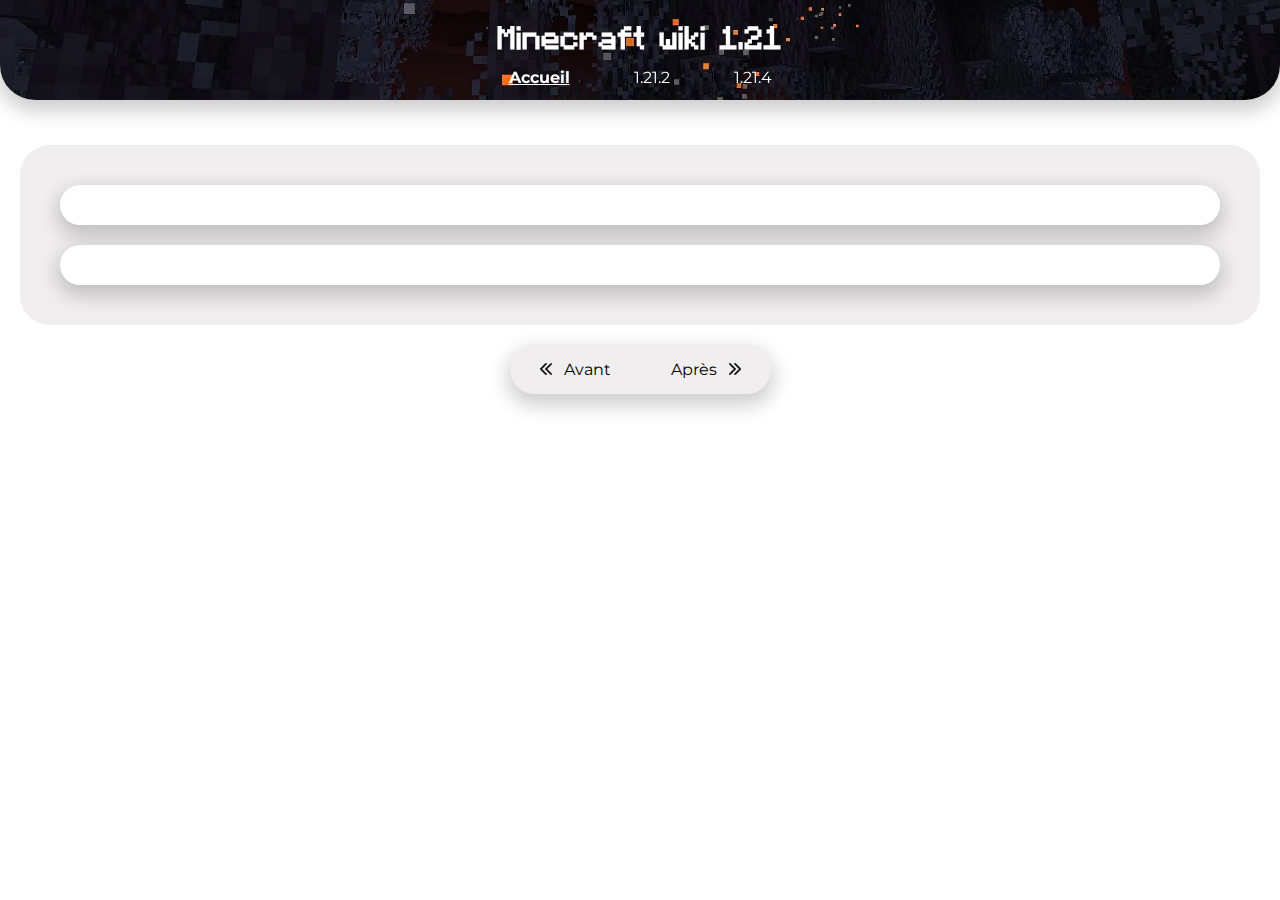
<file: html/page-type.html>
<!DOCTYPE html>
<html lang="fr">
<head>
    <meta charset="UTF-8">
    <meta name="viewport" content="width=device-width, initial-scale=1.0">
    <title>Minecraft wiki 1.21</title>
    <link rel="stylesheet" href="/style/style.css">
    <link rel="shortcut icon" type="image/png" href="../assets/img/mc-net.png"/>
</head>
<body>
    <header> 
        <div class="nav">
            <h1>Minecraft wiki 1.21</h1>
            <ul>
                <li id="accueil"><a href="/html/accueil.html">Accueil</a></li>
                <li><a href="/html/1.21.2.html">1.21.2</a></li>
                <li><a href="/html/1.21.4.html">1.21.4</a></li>
            </ul>
        </div>
    </header>
    <main>
        <div class="boite"></div>
        <div class="boite"></div>
    </main>
    <div class="nav-bas">
        <ul>
            <li><a href=""><img src="../assets/img/fleche-gauche.png" alt="">‎ ‎ ‎ ‎Avant</a></li>
            <li><a href="">Après‎ ‎ ‎ ‎<img src="../assets/img/fleche-droite.png" alt=""></a></li>
        </ul>
    </div>
</body>
</html>
</file>
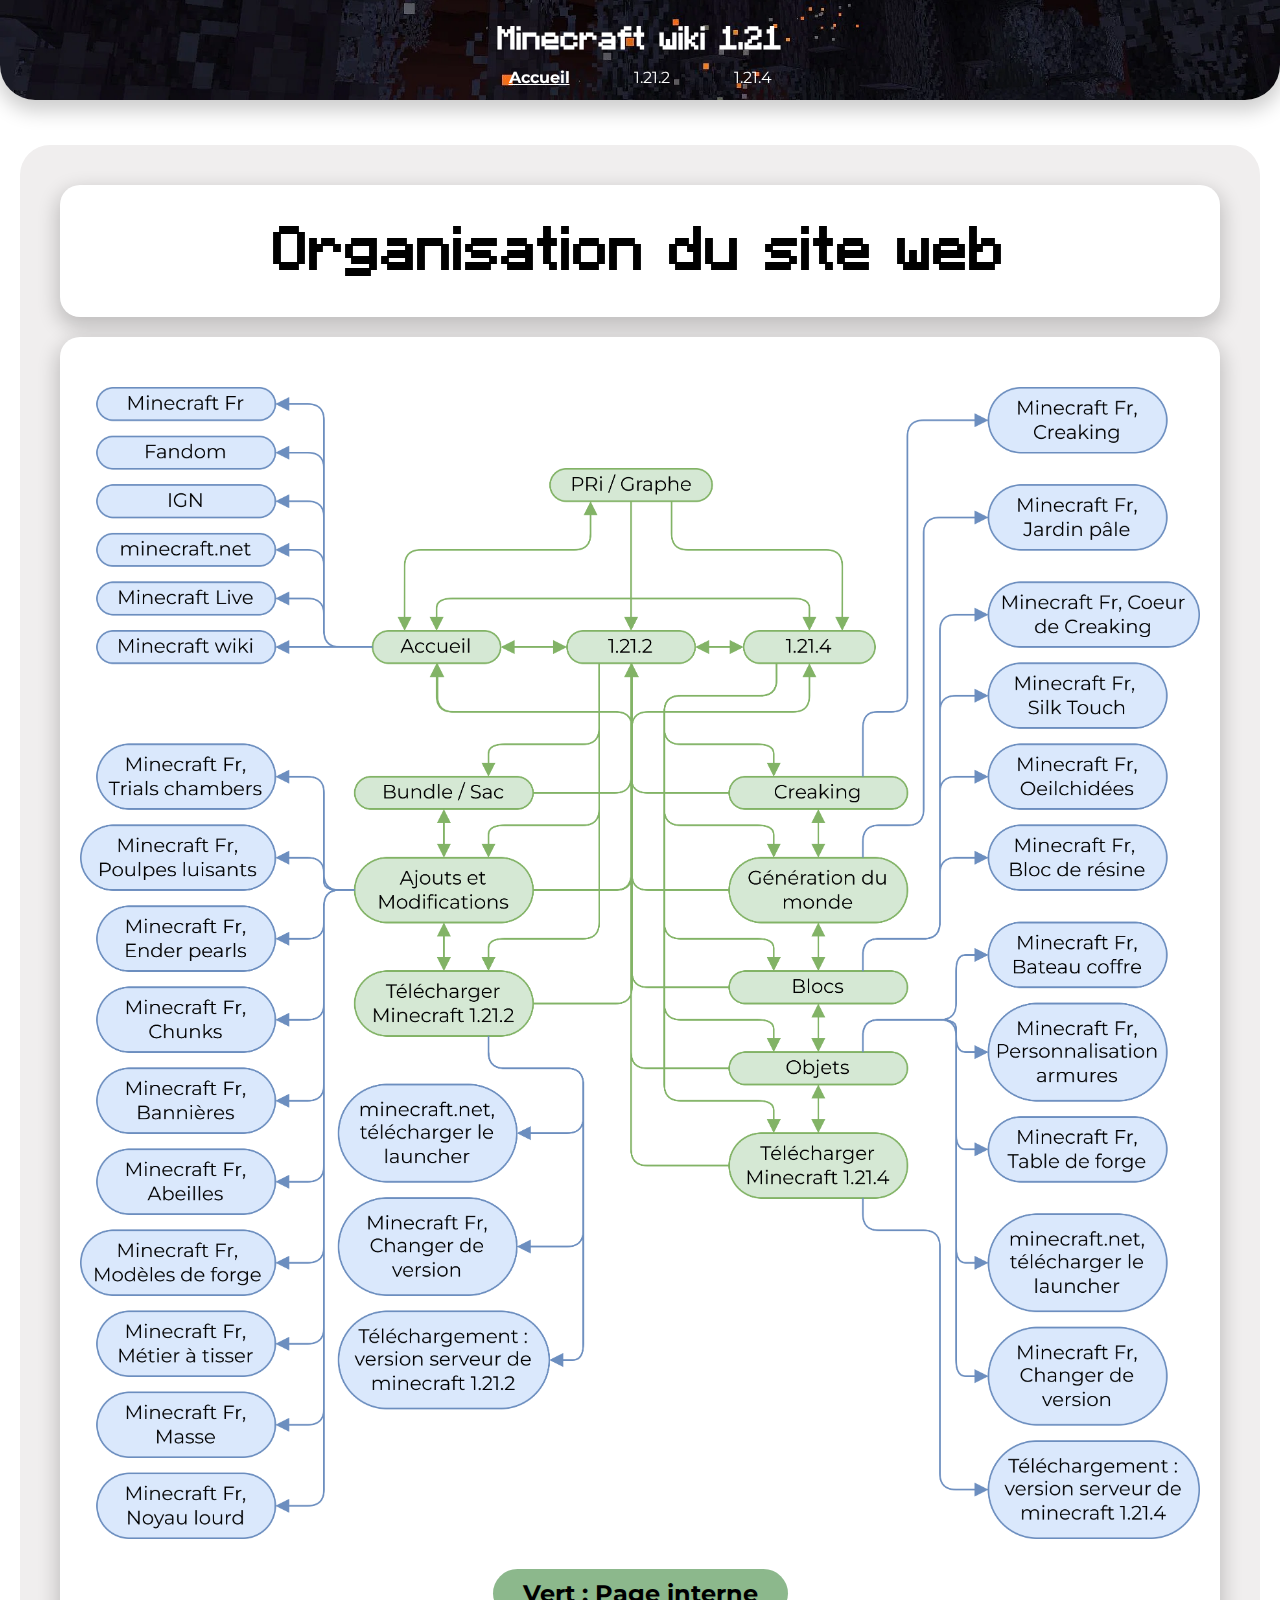
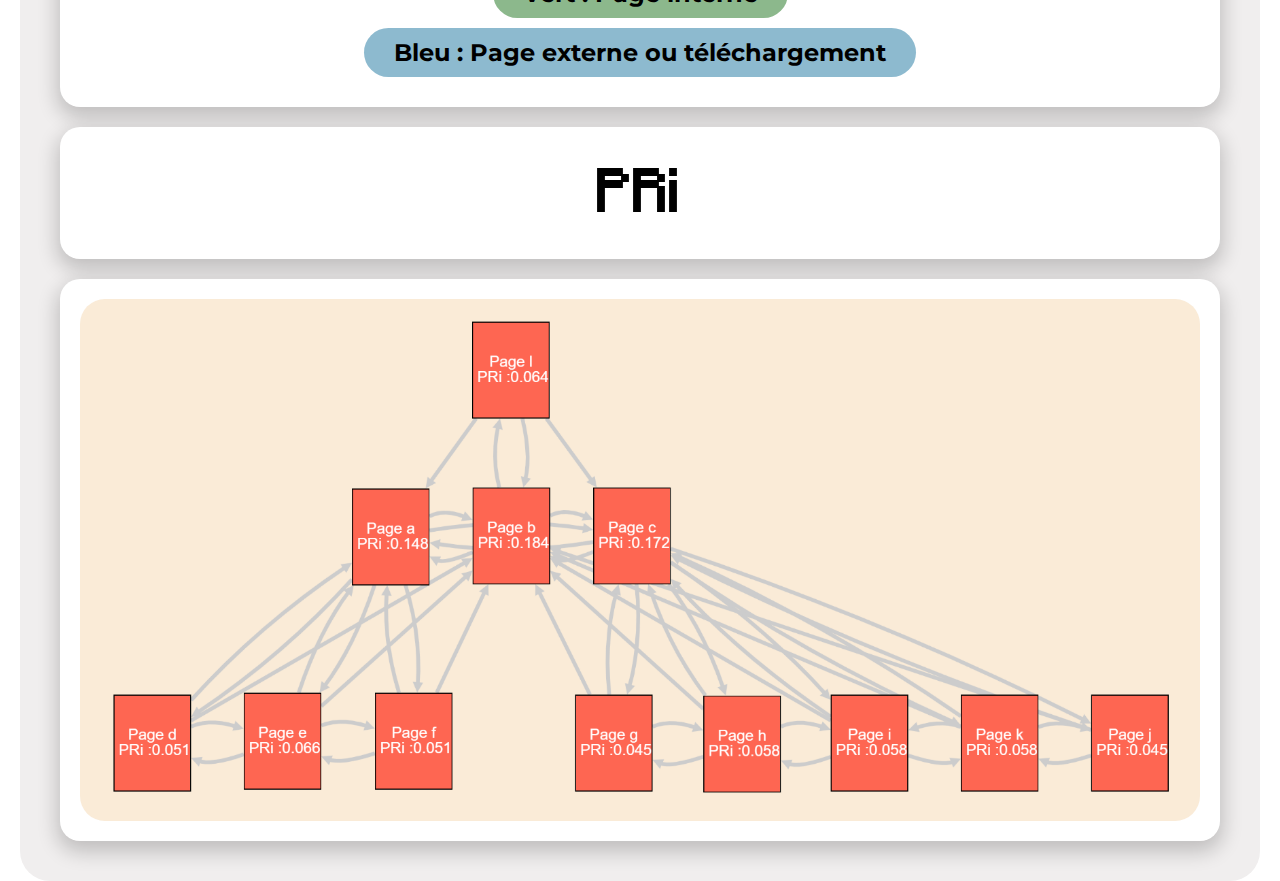
<file: html/pri-graphe.html>
<!DOCTYPE html>
<html lang="fr">
<head>
    <meta charset="UTF-8">
    <meta name="viewport" content="width=device-width, initial-scale=1.0">
    <title>Minecraft wiki 1.21</title>
    <link rel="stylesheet" href="/style/style.css">
    <link rel="shortcut icon" type="image/png" href="../assets/img/mc-net.png"/>
</head>
<body>
    <header> 
        <div class="nav">
            <h1>Minecraft wiki 1.21</h1>
            <ul>
                <li id="accueil"><a href="/html/accueil.html">Accueil</a></li>
                <li><a href="/html/1.21.2.html">1.21.2</a></li>
                <li><a href="/html/1.21.4.html">1.21.4</a></li>
            </ul>
        </div>
    </header>
    <main>
        <div class="boite">
            <h1 class="titre-page titre-central">Organisation du site web</h1>
        </div>
        <div class="boite">
            <img class="image3" src="../assets/img/minecraft-wiki-1.21.png" alt="">
            <h2 class="centre bgvert">Vert : Page interne</h2>
            <h2 class="centre bgbleu">Bleu : Page externe ou téléchargement</h2>
        </div>
        <div class="boite">
            <h1 class="titre-page titre-central">PRi</h1>
        </div>
        <div class="boite">
            <img class="image4" src="../assets/img/PRi.png" alt="">
        </div>
    </main>
</body>
</html>
</file>
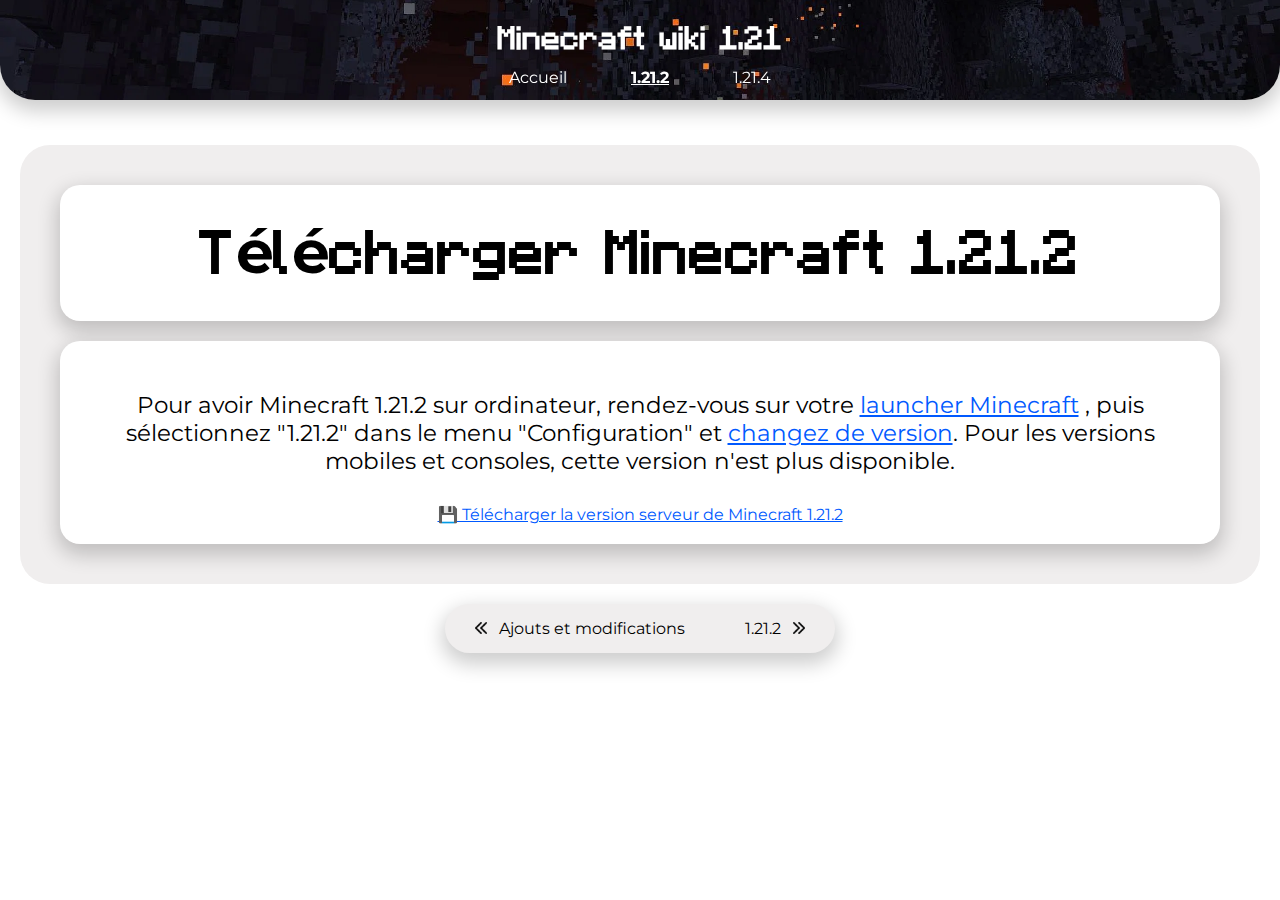
<file: html/telecharger-1.21.2.html>
<!DOCTYPE html>
<html lang="fr">
<head>
    <meta charset="UTF-8">
    <meta name="viewport" content="width=device-width, initial-scale=1.0">
    <title>Minecraft wiki 1.21</title>
    <link rel="stylesheet" href="/style/style.css">
    <link rel="shortcut icon" type="image/png" href="../assets/img/mc-net.png"/>
</head>
<body>
    <header> 
        <div class="nav">
            <h1>Minecraft wiki 1.21</h1>
            <ul>
                <li><a href="/html/accueil.html">Accueil</a></li>
                <li id="m1-21-2"><a href="/html/1.21.2.html">1.21.2</a></li>
                <li><a href="/html/1.21.4.html">1.21.4</a></li>
            </ul>
        </div>
    </header>
    <main>
        <div class="boite">
            <h1 class="titre-central titre-page">Télécharger Minecraft 1.21.2</h1>
        </div>
        <div class="boite">
            <p class="para-marge taille-para">Pour avoir Minecraft 1.21.2 sur ordinateur, rendez-vous sur votre <a target="_blank" class="bleu" href="https://www.minecraft.net/fr-fr/download">launcher Minecraft</a> , puis sélectionnez "1.21.2" dans le menu "Configuration" et <a target="_blank" class="bleu" href="https://minecraft.fr/faq/comment-changer-de-version-de-minecraft/">changez de version</a>. Pour les versions mobiles et consoles, cette version n'est plus disponible.</p>
            <a class="bleu centre" href="../assets/files/server1.21.2.jar">💾 Télécharger la version serveur de Minecraft 1.21.2</a>
        </div>
    </main>
    <div class="nav-bas">
        <ul>
            <li><a href="../html/ajouts-modifications.html"><img src="../assets/img/fleche-gauche.png" alt="">‎ ‎ ‎ ‎Ajouts et modifications</a></li>
            <li><a href="../html/1.21.2.html">1.21.2‎ ‎ ‎ ‎<img src="../assets/img/fleche-droite.png" alt=""></a></li>
        </ul>
    </div>
</body>
</html>
</file>
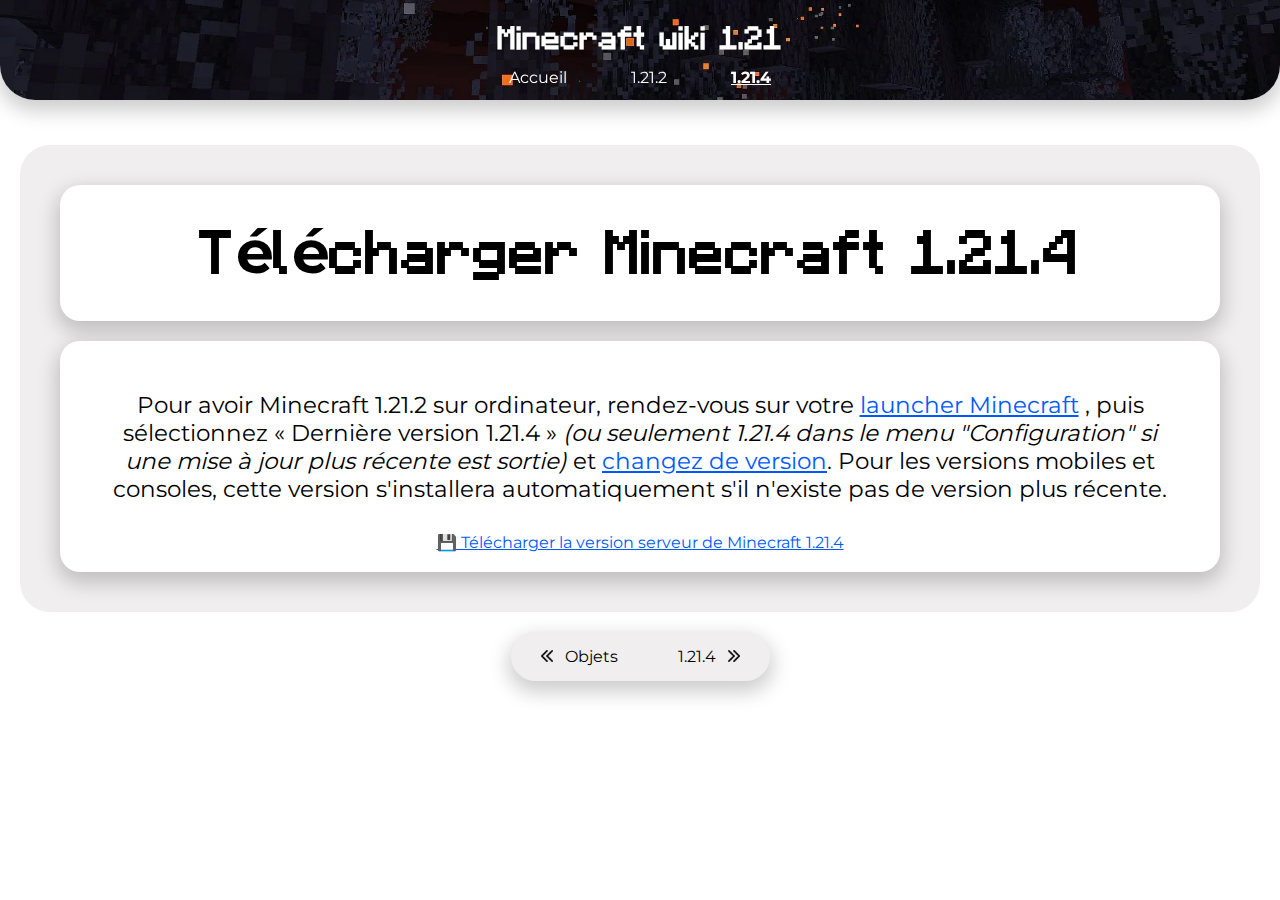
<file: html/telecharger-1.21.4.html>
<!DOCTYPE html>
<html lang="fr">
<head>
    <meta charset="UTF-8">
    <meta name="viewport" content="width=device-width, initial-scale=1.0">
    <title>Minecraft wiki 1.21</title>
    <link rel="stylesheet" href="/style/style.css">
    <link rel="shortcut icon" type="image/png" href="../assets/img/mc-net.png"/>
</head>
<body>
    <header> 
        <div class="nav">
            <h1>Minecraft wiki 1.21</h1>
            <ul>
                <li><a href="/html/accueil.html">Accueil</a></li>
                <li><a href="/html/1.21.2.html">1.21.2</a></li>
                <li id="m1-21-4"><a href="/html/1.21.4.html">1.21.4</a></li>
            </ul>
        </div>
    </header>
    <main>
        <div class="boite">
            <h1 class="titre-central titre-page">Télécharger Minecraft 1.21.4</h1>
        </div>
        <div class="boite">
            <p class="para-marge taille-para">Pour avoir Minecraft 1.21.2 sur ordinateur, rendez-vous sur votre <a target="_blank" class="bleu" href="https://www.minecraft.net/fr-fr/download">launcher Minecraft</a> , puis sélectionnez « Dernière version 1.21.4 » <em>(ou seulement 1.21.4 dans le menu "Configuration" si une mise à jour plus récente est sortie)</em> et <a target="_blank" class="bleu" href="https://minecraft.fr/faq/comment-changer-de-version-de-minecraft/">changez de version</a>. Pour les versions mobiles et consoles, cette version s'installera automatiquement s'il n'existe pas de version plus récente.</p>
            <a class="bleu centre" href="../assets/files/server1.21.4.jar">💾 Télécharger la version serveur de Minecraft 1.21.4</a>
        </div>
    </main>
    <div class="nav-bas">
        <ul>
            <li><a href="../html/objets.html"><img src="../assets/img/fleche-gauche.png" alt="">‎ ‎ ‎ ‎Objets</a></li>
            <li><a href="../html/1.21.4.html">1.21.4‎ ‎ ‎ ‎<img src="../assets/img/fleche-droite.png" alt=""></a></li>
        </ul>
    </div>
</body>
</html>
</file>
<file: style/style.css>
/* Polices */

@font-face {
    font-family: Montserrat;
    src: url(../assets/font/Montserrat-VariableFont_wght.ttf);
}

@font-face {
    font-family: Minecraft;
    src: url(../assets/font/Minecraft-Regular.otf);
}

body {
    font-family: Montserrat, sans-serif;
    margin: 0;
}

h1 {
    font-family: Minecraft, Montserrat, sans-serif;
    margin: 10px;
}











/* Barre de navigation */

.nav {
    background: url(../assets/img/back_nav.webp) center/cover;
    padding: 10px;
    border-radius: 0 0 35px 35px;
    min-height: 80px;
    color: white;
    text-align: center;
    box-shadow: 0px 8px 20px 3px rgba(0, 0, 0, 0.2);
    position: fixed;
    top: 0;
    left: 0;
    right: 0;
    z-index: 1000;
}

.nav ul, .nav li {
    list-style: none;
    margin: 0;
    padding: 0;
}

.nav li {
    display: inline;
    margin: 0 15px;
    padding: 5px 15px;
}

.nav a {
    color: white;
    text-decoration: none;
}

.nav a:hover {
    text-decoration: underline;
}

#accueil, #m1-21-2, #m1-21-4 {
    font-weight: bold;
    text-decoration: underline;
}

.nav-bas ul {
    display: flex;
    justify-content: center;
    margin: 0;
    padding: 0px;
    list-style-type: none;
}

.nav-bas a {
    text-decoration: none;
    margin: 0;
    
}

.nav-bas li {
    margin: 15px 30px;
    display: flex;
    align-items: center;
}

.nav-bas img {
    width: 12px;
    height: auto;
}

.nav-bas {
    background: #f0eeee;
    border-radius: 35px;
    box-shadow: 0px 8px 20px 3px rgba(0, 0, 0, 0.2);
    height: fit-content;
    margin: 20px auto;
    width: fit-content;
    display: flex;
    align-items: center;
    justify-content: center;
}










/* Général */

main {
    padding: 20px;
    margin: 145px 20px 0px 20px;
    border-radius: 30px;
    background: #f0eeee;
    min-height: 50px;
}

.titre-central {    
    text-align: center;
}

.titre-marge {
    margin: 50px;
}

.titre-page {
    font-size: 60px;
}

.para-marge {
    margin: 30px;
}

.taille-para {
    font-size: 23px;
    text-align: center
}

.main-marge {
    margin: 145px 20px 20px 20px;
}

.boite {
    margin: 20px;
    padding: 20px;
    border-radius: 20px;
    background: white;
    box-shadow: 0px 8px 20px 3px rgba(0, 0, 0, 0.2);
}

.liste {
    margin: 30px 60px;
    text-indent: -24px;
    padding-left: 24px;
}

.video {
    display: block;
    margin: 30px auto;
    border-radius: 20px;
}

.image {
    display: block;
    margin: 30px auto;
}

.image2 {
    display: block;
    margin: 30px auto;
    width: 50%;
    height: auto;
    border-radius: 25px;
}

.image3 {
    display: block;
    margin: 30px auto;
    width: 100%;
    height: auto;
}

.image4 {
    display: block;
    margin: auto;
    width: 100%;
    height: auto;
    border-radius: 25px;
}

.pti-logo {
    display: block;
    margin: 30px auto;
    height: 100px;
}

.gros-li {
    font-size: 20px;
}

.petit-li {
    font-size: 15px;
    margin: 3px 0 3px 30px;
}

.li {
    font-size: 18px;
    margin: 20px 30px 3px 30px;
}

.li2 {
    font-size: 18px;
    margin: 20px 30px 3px 80px;
}

a {
    color: #000000;
    text-decoration: none;
    transition: font-size 0.3s ease;
}

a:hover {
    text-decoration: underline;
    transition: font-size 0.3s ease;
    font-size: 25px;
}

.mosaique2 {
    display: grid;
    grid-template-columns: 50% 50%;
    margin: 30px;
}

.mosaique2 img {
    width: 35%;
    height: auto;
    margin: 0 auto;
    aspect-ratio: 1 / 1;
    object-fit: contain;
}

.mosaique2 p {
    text-align: center;
}

.mosaique3 {
    display: grid;
    grid-template-columns: 33% 33% 33%;
    margin: 30px;
}

.mosaique3 img {
    width: 50%;
    height: auto;
    aspect-ratio: 1 / 1;
    object-fit: contain;
    margin: 0 auto;
}

.mosaique3 p {
    text-align: center;
}

.mosaique3gros {
    display: grid;
    grid-template-columns: 33% 33% 33%;
    margin: 30px;
}

.mosaique3gros img {
    width: 100%;
    height: auto;
    aspect-ratio: 1 / 1;
    object-fit: contain;
    margin: 0 auto;
}

.mosaique3gros p {
    text-align: center;
}

.centre {
    text-align: center;
    display: flex;
    align-items: center;
    justify-content: center;
}

.bleu {
    color: #0059ff;
    text-decoration: underline;
}

.nav-pages {
    display: block;
    height: 158px;
    margin-top: -158px;
    visibility: hidden;
}

.content {
    font-size: 18px;
    margin: 20px 30px;
}

.bgvert {
    background-color: rgb(140, 184, 140);
    width: fit-content;
    margin: 0 auto;
    padding: 10px 30px;
    border-radius: 50px;
}

.bgbleu {
    background-color: rgb(141, 186, 207);
    width: fit-content;
    margin: 10px auto;
    padding: 10px 30px;
    border-radius: 50px;
}

.bouton {
    background-color: #000000;
    padding: 10px 30px;
    border-radius: 500px;
    text-decoration: none;
    text-align: center;
    width: fit-content;
    display: block;
    margin: 10px auto;
}

.blanc {
    color: white;
}










/* Accueil */

#Accueil-1 {
    font-size: 19px;
    margin: 55px;
    text-align: center;
}

#Accueil-2 {
    margin: 70px 10px 10px 10px;
}

.mosaique ul, .mosaique li {
    list-style: none;
    margin: 0px;
    padding: 0;
}

.mosaique li {
    margin: 30px;
    width: auto;
    height: auto;
    aspect-ratio: 1 / 1;
    border-radius: 50px;
    position: relative;
}

.mosaique ul {
    display: grid;
    grid-template-columns: 33% 33% 33%;
}

.mosaique a {
    color: white;
    text-decoration: none;
}

.mosaique img {
    width: 100%;
    height: auto;
    aspect-ratio: 1 / 1;
    border-radius: 50px;
    object-fit: cover;
    transition: transform 0.3s ease;
}

.mosaique p {
    position: absolute;
    bottom: 4px;
    right: 20px;
    color: white;
    padding: 5px;
    border-radius: 5px;
    font-weight: bold;
    text-shadow: 0px 0px 10px black;
}

.mosaique img:hover {
    transform: scale(1.1);
    transition: transform 0.3s ease;
}
</file>
